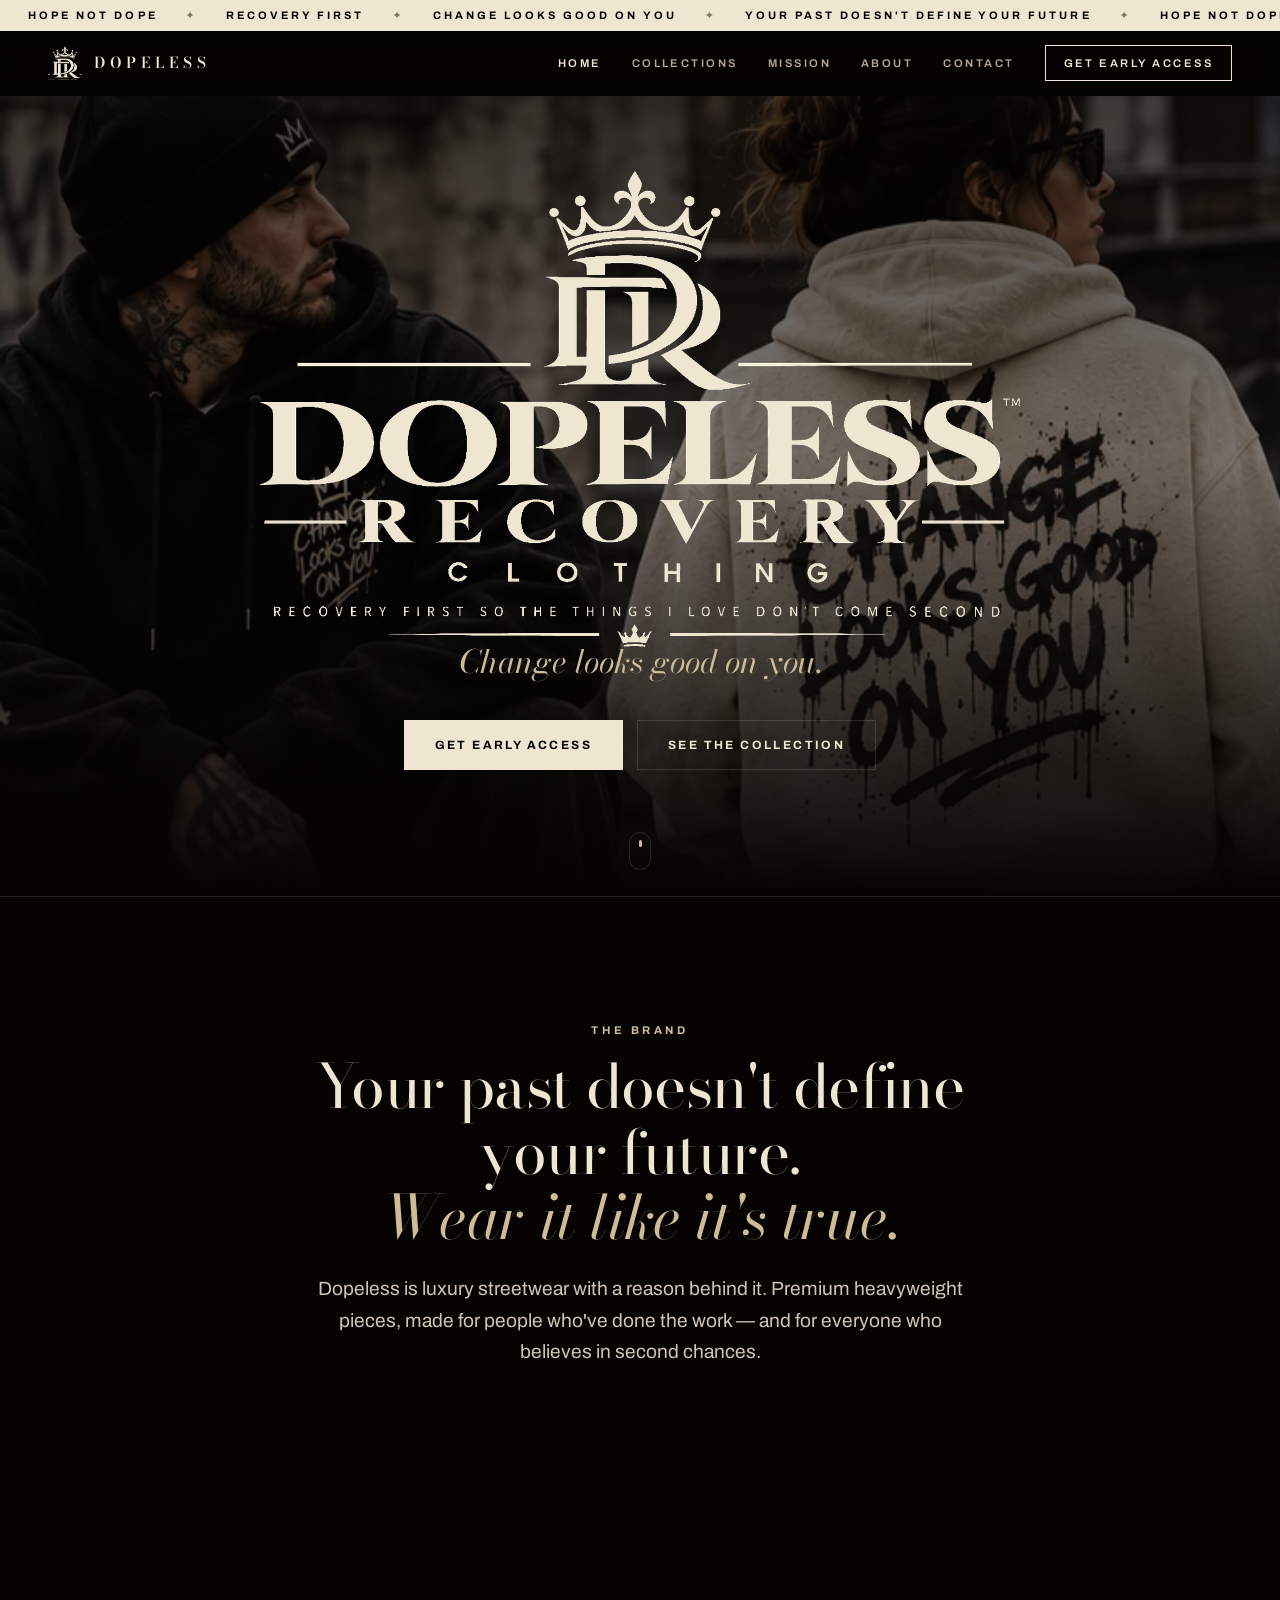
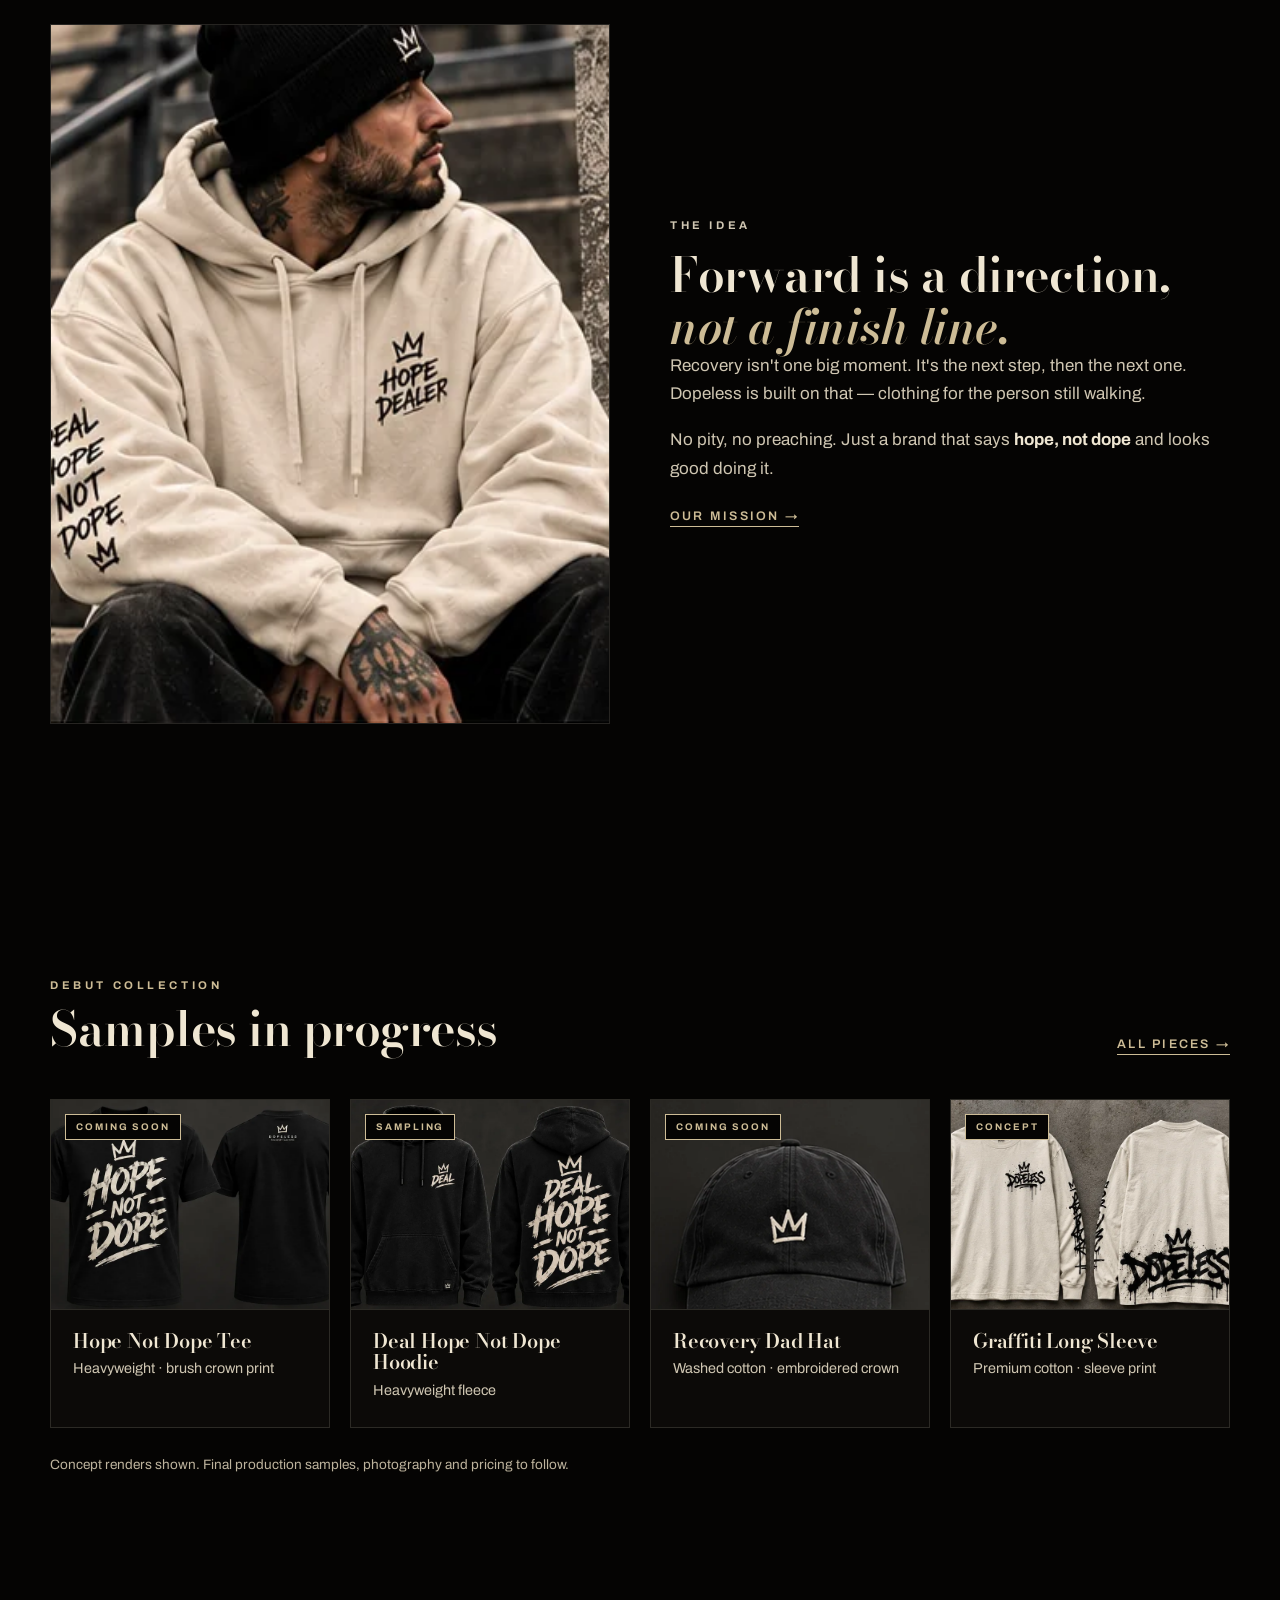
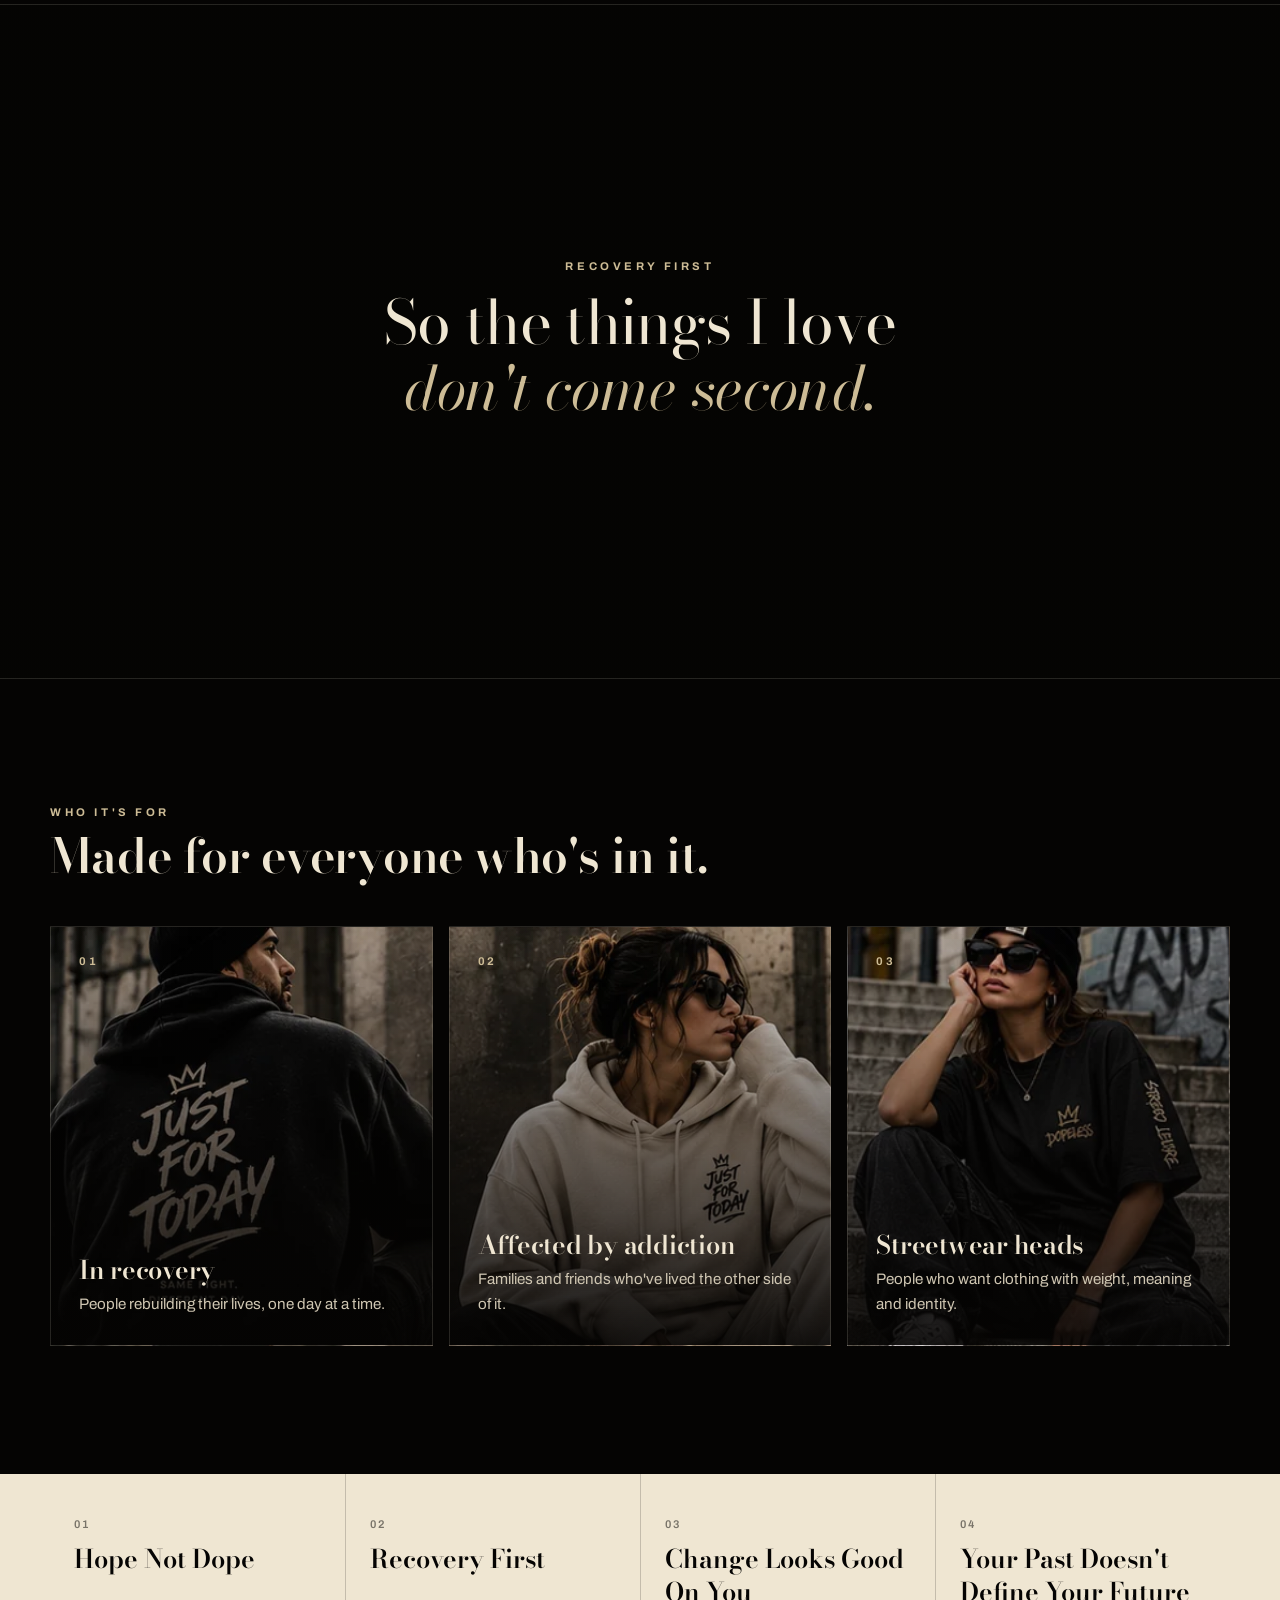
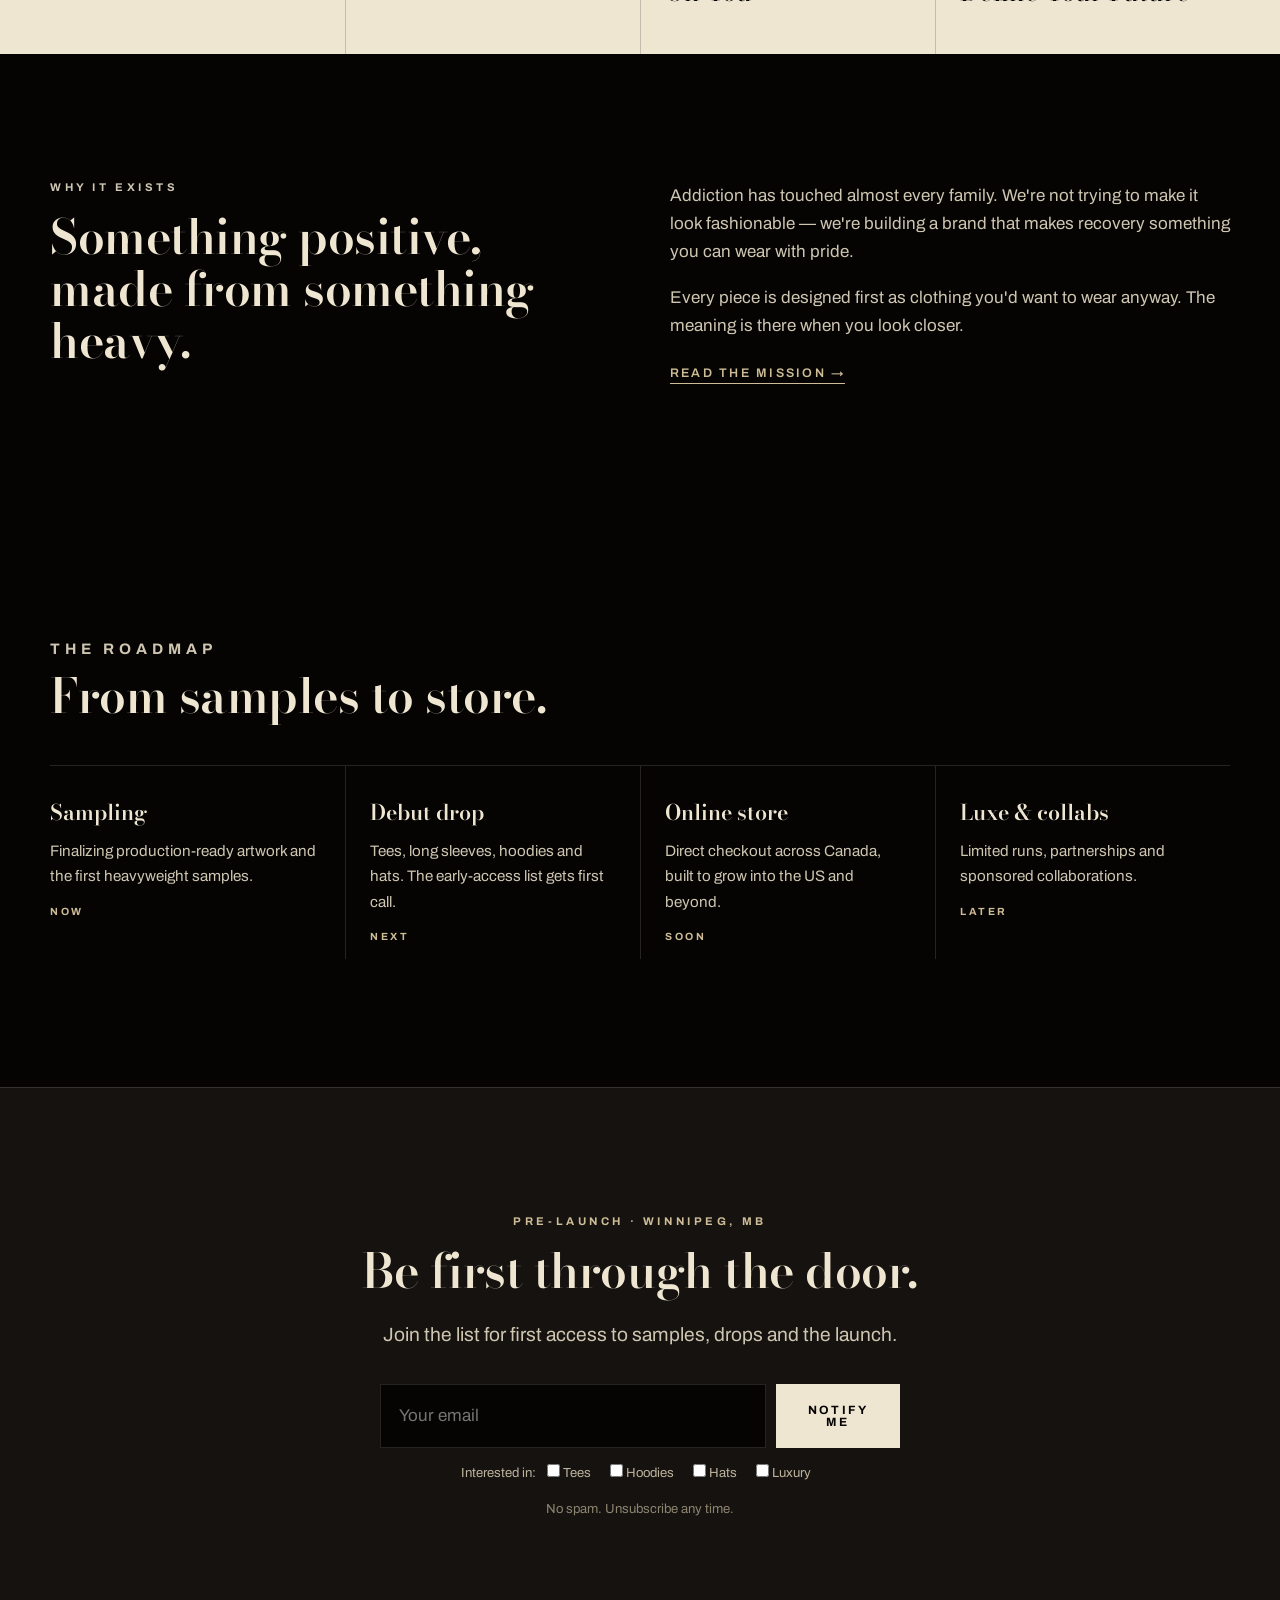
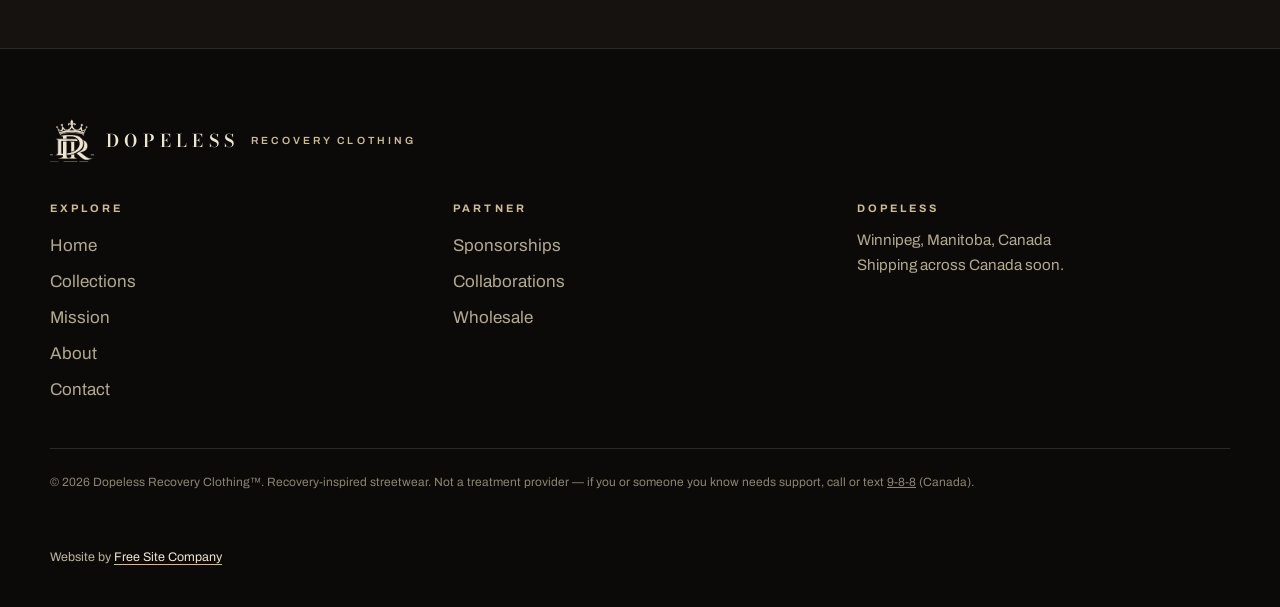
<file: index.html>
<!doctype html>
<html lang="en"><head>
<meta charset="utf-8"><meta name="viewport" content="width=device-width,initial-scale=1">
<title>Dopeless Recovery Clothing - Hope Not Dope</title>
<meta name="description" content="Recovery-inspired luxury streetwear from Winnipeg. Recovery first. Join the list for first access to the debut collection.">
<meta property="og:title" content="Dopeless Recovery Clothing - Hope Not Dope"><meta property="og:description" content="Recovery-inspired luxury streetwear from Winnipeg. Recovery first. Join the list for first access to the debut collection.">
<meta property="og:type" content="website"><meta property="og:image" content="https://freesitecompanycanada.github.io/dopeless-recovery-clothing/img/og.jpg">
<meta name="theme-color" content="#050403">
<link rel="icon" href="img/favicon.png">
<link rel="preconnect" href="https://fonts.googleapis.com"><link rel="preconnect" href="https://fonts.gstatic.com" crossorigin>
<link href="https://fonts.googleapis.com/css2?family=Bodoni+Moda:ital,opsz,wght@0,6..96,400;0,6..96,600;0,6..96,800;1,6..96,400&family=Archivo:wght@400;500;600;700;800&display=swap" rel="stylesheet">
<link rel="stylesheet" href="style.css">
</head><body>
<div class="ticker" aria-hidden="true"><div class="ticker-track"><span>Hope Not Dope</span><i>&#10022;</i><span>Recovery First</span><i>&#10022;</i><span>Change Looks Good On You</span><i>&#10022;</i><span>Your Past Doesn&#39;t Define Your Future</span><i>&#10022;</i><span>Hope Not Dope</span><i>&#10022;</i><span>Recovery First</span><i>&#10022;</i><span>Change Looks Good On You</span><i>&#10022;</i><span>Your Past Doesn&#39;t Define Your Future</span><i>&#10022;</i><span>Hope Not Dope</span><i>&#10022;</i><span>Recovery First</span><i>&#10022;</i><span>Change Looks Good On You</span><i>&#10022;</i><span>Your Past Doesn&#39;t Define Your Future</span><i>&#10022;</i><span>Hope Not Dope</span><i>&#10022;</i><span>Recovery First</span><i>&#10022;</i><span>Change Looks Good On You</span><i>&#10022;</i><span>Your Past Doesn&#39;t Define Your Future</span><i>&#10022;</i></div></div>
<header class="bar"><a class="mark" href="index.html" aria-label="Dopeless Recovery Clothing home"><img src="img/monogram.webp" alt=""><b>DOPELESS</b></a>
<button class="burger" aria-label="Menu" aria-expanded="false"><span></span><span></span></button>
<nav class="nav"><a href="index.html" class=on>Home</a><a href="shop.html">Collections</a><a href="mission.html">Mission</a><a href="about.html">About</a><a href="contact.html">Contact</a><a class="cta" href="index.html#drop">Get early access</a></nav></header>
<main>
<section class="hero" style="--bg:url(img/products/hero-models.webp)"><div class="hero-in">
<img class="hero-logo" src="img/logo.webp" alt="Dopeless Recovery Clothing - Recovery first so the things I love don't come second" width="1400" height="933" fetchpriority="high">
<h1 class="sr">Dopeless Recovery Clothing</h1>
<p class="hero-line">Change looks good on you.</p>
<div class="hero-cta"><a class="btn" href="#drop">Get early access</a><a class="btn ghost" href="shop.html">See the collection</a></div></div>
<a class="scroll" href="#manifesto" aria-label="Scroll"><span></span></a></section>

<section class="manifesto" id="manifesto"><div class="wrap narrow"><p class="eyebrow">The brand</p>
<h2 class="big">Your past doesn't define your future.<br><em>Wear it like it's true.</em></h2>
<p class="lede">Dopeless is luxury streetwear with a reason behind it. Premium heavyweight pieces, made for people who've done the work &mdash; and for everyone who believes in second chances.</p></div></section>


<section class="walk"><div class="wrap two"><figure class="ph tall"><img src="img/products/story-man.webp" alt="Man in a stone Dopeless hoodie and beanie" loading="lazy"></figure>
<div><p class="eyebrow">The idea</p><h2>Forward is a direction,<br><em>not a finish line.</em></h2><p>Recovery isn't one big moment. It's the next step, then the next one. Dopeless is built on that &mdash; clothing for the person still walking.</p><p>No pity, no preaching. Just a brand that says <b>hope, not dope</b> and looks good doing it.</p><a class="link" href="mission.html">Our mission &rarr;</a></div></div></section>

<section class="pieces"><div class="wrap"><div class="shead"><div><p class="eyebrow">Debut collection</p><h2>Samples in progress</h2></div><a class="link" href="shop.html">All pieces &rarr;</a></div>
<div class="grid">
<a class="card" href="shop.html#tees"><div class="art pic"><img src="img/products/hope-not-dope-tee.webp" alt="Hope Not Dope tee, front and back" loading="lazy"></div><div class="meta"><h3>Hope Not Dope Tee</h3><p>Heavyweight &middot; brush crown print</p></div><span class="tag">Coming soon</span></a>
<a class="card" href="shop.html#hoodies"><div class="art pic"><img src="img/products/deal-hope-hoodie.webp" alt="Deal Hope Not Dope hoodie, front and back" loading="lazy"></div><div class="meta"><h3>Deal Hope Not Dope Hoodie</h3><p>Heavyweight fleece</p></div><span class="tag">Sampling</span></a>
<a class="card" href="shop.html#hats"><div class="art pic"><img src="img/products/recovery-dad-hat.webp" alt="Dopeless crown dad hat" loading="lazy"></div><div class="meta"><h3>Recovery Dad Hat</h3><p>Washed cotton &middot; embroidered crown</p></div><span class="tag">Coming soon</span></a>
<a class="card" href="shop.html#tees"><div class="art pic"><img src="img/products/graffiti-longsleeve.webp" alt="Dopeless graffiti long sleeve, front and back" loading="lazy"></div><div class="meta"><h3>Graffiti Long Sleeve</h3><p>Premium cotton &middot; sleeve print</p></div><span class="tag">Concept</span></a>
</div><p class="note">Concept renders shown. Final production samples, photography and pricing to follow.</p></div></section>


<section class="band" style="--bg:url(img/products/look-nothing-constant.webp)"><div class="wrap narrow center"><p class="eyebrow">Recovery first</p><h2 class="big">So the things I love<br><em>don't come second.</em></h2></div></section>

<section class="who"><div class="wrap"><div class="shead"><div><p class="eyebrow">Who it's for</p><h2>Made for everyone who's in it.</h2></div></div>
<div class="tri"><div style="--bg:url(img/products/who-man.webp)"><span>01</span><h3>In recovery</h3><p>People rebuilding their lives, one day at a time.</p></div><div style="--bg:url(img/products/who-woman.webp)"><span>02</span><h3>Affected by addiction</h3><p>Families and friends who've lived the other side of it.</p></div><div style="--bg:url(img/products/who-street.webp)"><span>03</span><h3>Streetwear heads</h3><p>People who want clothing with weight, meaning and identity.</p></div></div></div></section>
<section class="slogans"><div class="wrap"><div class="s"><span>01</span><b>Hope Not Dope</b></div><div class="s"><span>02</span><b>Recovery First</b></div><div class="s"><span>03</span><b>Change Looks Good On You</b></div><div class="s"><span>04</span><b>Your Past Doesn't Define Your Future</b></div></div></section>

<section class="split"><div class="wrap two"><div><p class="eyebrow">Why it exists</p><h2>Something positive,<br>made from something heavy.</h2></div>
<div><p>Addiction has touched almost every family. We're not trying to make it look fashionable &mdash; we're building a brand that makes recovery something you can wear with pride.</p><p>Every piece is designed first as clothing you'd want to wear anyway. The meaning is there when you look closer.</p><a class="link" href="mission.html">Read the mission &rarr;</a></div></div></section>

<section class="steps"><div class="wrap"><div class="shead"><div><p class="eyebrow">The roadmap</p><h2>From samples to store.</h2></div></div>
<ol><li><b>Sampling</b><p>Finalizing production-ready artwork and the first heavyweight samples.</p><em>Now</em></li><li><b>Debut drop</b><p>Tees, long sleeves, hoodies and hats. The early-access list gets first call.</p><em>Next</em></li><li><b>Online store</b><p>Direct checkout across Canada, built to grow into the US and beyond.</p><em>Soon</em></li><li><b>Luxe &amp; collabs</b><p>Limited runs, partnerships and sponsored collaborations.</p><em>Later</em></li></ol></div></section>
<section class="drop" id="drop"><div class="wrap narrow"><p class="eyebrow">Pre-launch &middot; Winnipeg, MB</p><h2>Be first through the door.</h2><p class="lede">Join the list for first access to samples, drops and the launch.</p>
<form class="signup" action="https://formsubmit.co/doplesscloths@gmail.com" method="POST"><input type="hidden" name="_subject" value="Dopeless - new early-access signup"><input type="hidden" name="_captcha" value="false"><input type="hidden" name="_template" value="table"><input type="text" name="_honey" class="hp" tabindex="-1" autocomplete="off">
<input type="hidden" name="_next" value="https://freesitecompanycanada.github.io/dopeless-recovery-clothing/thanks.html"><input type="hidden" name="source" value="signup">
<div class="row"><input type="email" name="email" placeholder="Your email" required aria-label="Email"><button class="btn" type="submit">Notify me</button></div>
<p class="micro">Interested in: <label><input type="checkbox" name="interest" value="Tees"> Tees</label> <label><input type="checkbox" name="interest" value="Hoodies"> Hoodies</label> <label><input type="checkbox" name="interest" value="Hats"> Hats</label> <label><input type="checkbox" name="interest" value="Luxury collection"> Luxury</label></p>
<p class="micro dim">No spam. Unsubscribe any time.</p></form></div></section></main>
<footer><div class="wrap foot"><a class="fbrand" href="index.html"><img src="img/monogram.webp" alt=""><b>DOPELESS</b><span>Recovery Clothing</span></a>
<div class="fcols"><div><h4>Explore</h4><a href="index.html">Home</a><a href="shop.html">Collections</a><a href="mission.html">Mission</a><a href="about.html">About</a><a href="contact.html">Contact</a></div><div><h4>Partner</h4><a href="contact.html#partner">Sponsorships</a><a href="contact.html#partner">Collaborations</a><a href="contact.html#partner">Wholesale</a></div><div><h4>Dopeless</h4><p>Winnipeg, Manitoba, Canada<br>Shipping across Canada soon.</p></div></div>
<p class="legal">&copy; 2026 Dopeless Recovery Clothing&trade;. Recovery-inspired streetwear. Not a treatment provider &mdash; if you or someone you know needs support, call or text <a href="https://988.ca" rel="noopener">9-8-8</a> (Canada).</p><p class="credit">Website by <a href="https://freesitecompany.com" rel="noopener">Free Site Company</a></p></div></footer>
<script src="site.js"></script></body></html>
</file>
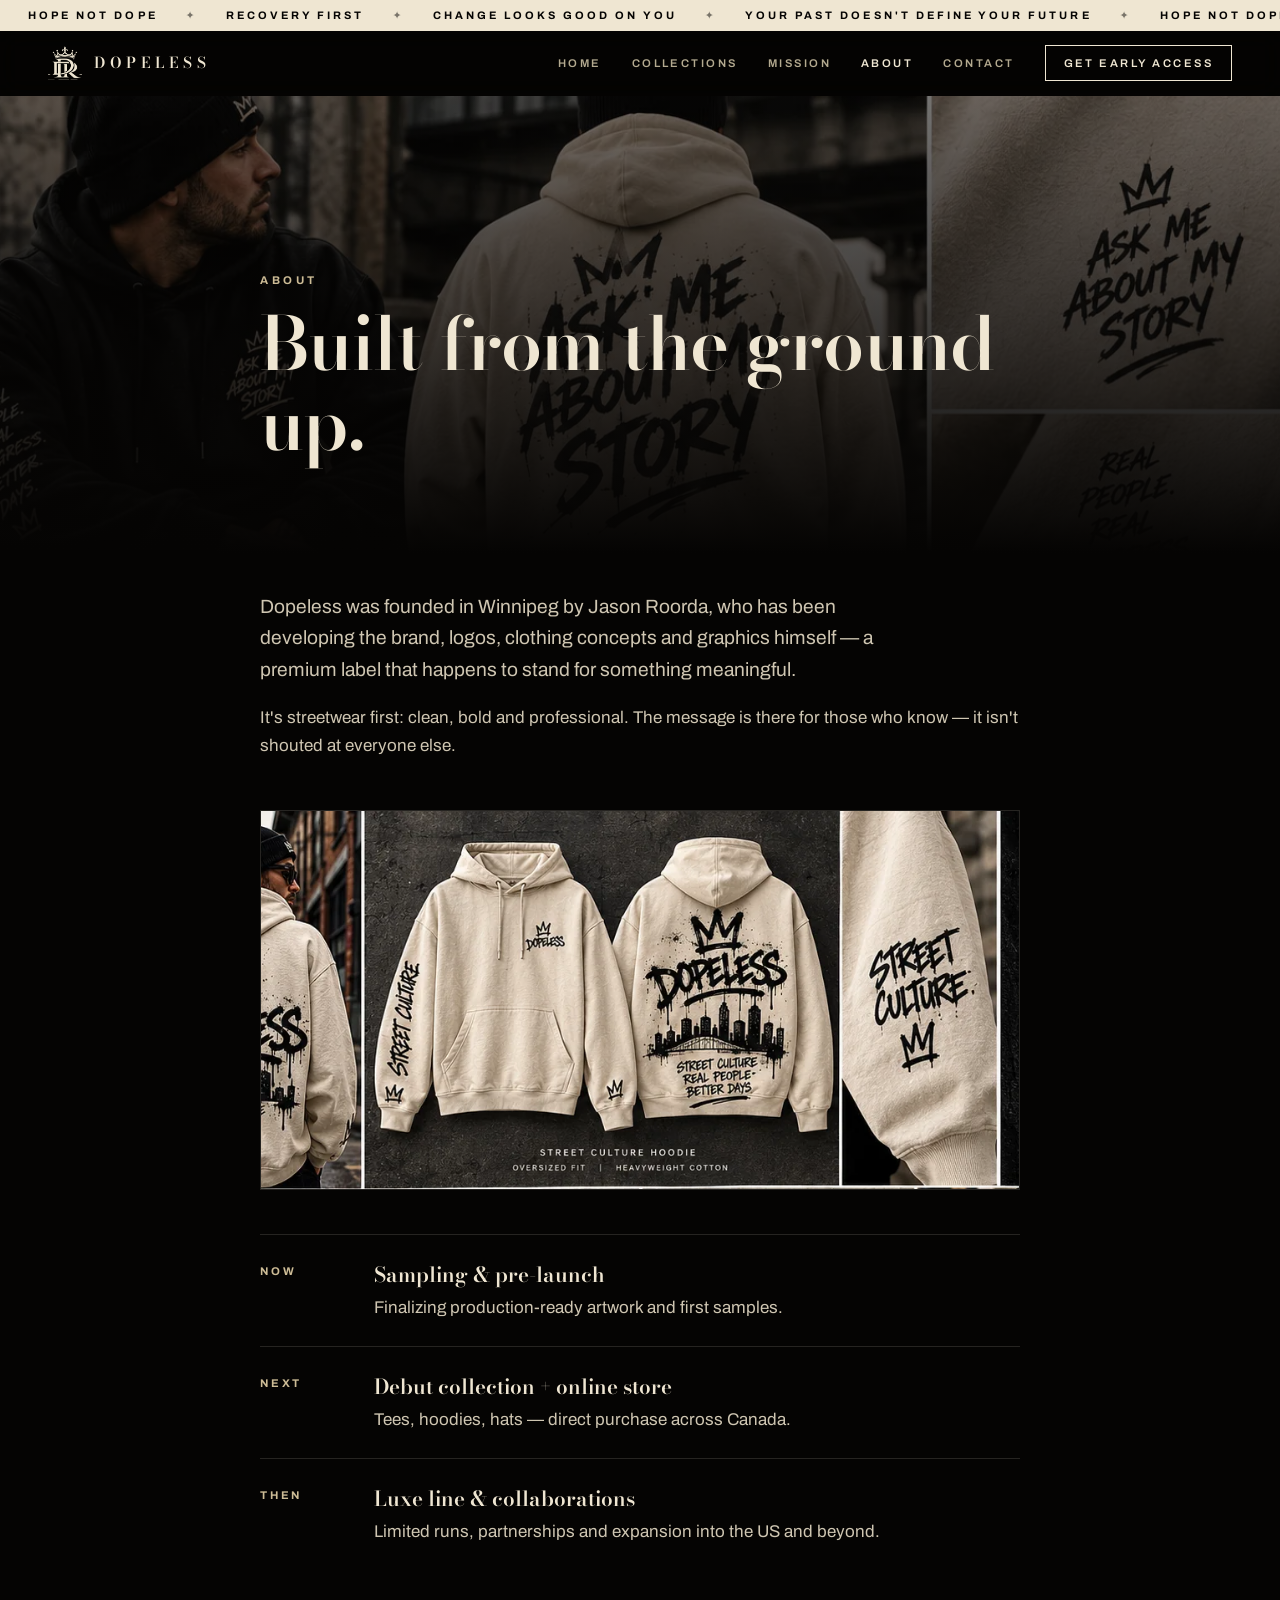
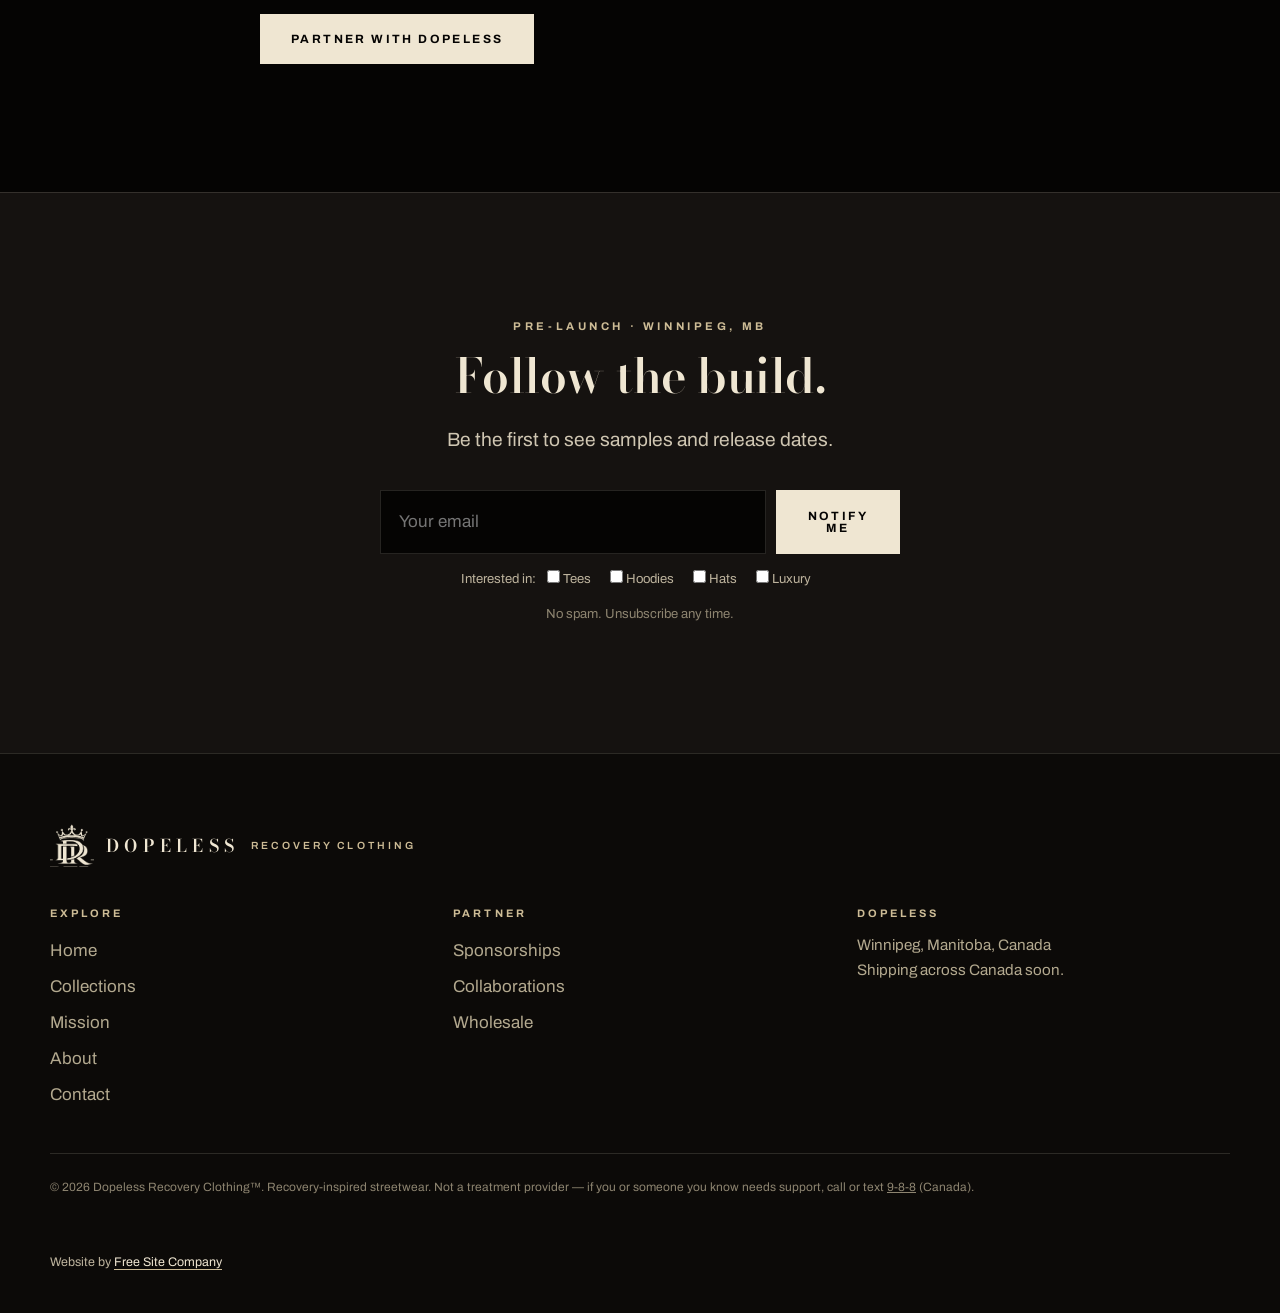
<file: about.html>
<!doctype html>
<html lang="en"><head>
<meta charset="utf-8"><meta name="viewport" content="width=device-width,initial-scale=1">
<title>About - Dopeless Recovery Clothing</title>
<meta name="description" content="Founded by Jason Roorda in Winnipeg, Dopeless is a recovery-inspired luxury streetwear brand built from the ground up.">
<meta property="og:title" content="About - Dopeless Recovery Clothing"><meta property="og:description" content="Founded by Jason Roorda in Winnipeg, Dopeless is a recovery-inspired luxury streetwear brand built from the ground up.">
<meta property="og:type" content="website"><meta property="og:image" content="https://freesitecompanycanada.github.io/dopeless-recovery-clothing/img/og.jpg">
<meta name="theme-color" content="#050403">
<link rel="icon" href="img/favicon.png">
<link rel="preconnect" href="https://fonts.googleapis.com"><link rel="preconnect" href="https://fonts.gstatic.com" crossorigin>
<link href="https://fonts.googleapis.com/css2?family=Bodoni+Moda:ital,opsz,wght@0,6..96,400;0,6..96,600;0,6..96,800;1,6..96,400&family=Archivo:wght@400;500;600;700;800&display=swap" rel="stylesheet">
<link rel="stylesheet" href="style.css">
</head><body>
<div class="ticker" aria-hidden="true"><div class="ticker-track"><span>Hope Not Dope</span><i>&#10022;</i><span>Recovery First</span><i>&#10022;</i><span>Change Looks Good On You</span><i>&#10022;</i><span>Your Past Doesn&#39;t Define Your Future</span><i>&#10022;</i><span>Hope Not Dope</span><i>&#10022;</i><span>Recovery First</span><i>&#10022;</i><span>Change Looks Good On You</span><i>&#10022;</i><span>Your Past Doesn&#39;t Define Your Future</span><i>&#10022;</i><span>Hope Not Dope</span><i>&#10022;</i><span>Recovery First</span><i>&#10022;</i><span>Change Looks Good On You</span><i>&#10022;</i><span>Your Past Doesn&#39;t Define Your Future</span><i>&#10022;</i><span>Hope Not Dope</span><i>&#10022;</i><span>Recovery First</span><i>&#10022;</i><span>Change Looks Good On You</span><i>&#10022;</i><span>Your Past Doesn&#39;t Define Your Future</span><i>&#10022;</i></div></div>
<header class="bar"><a class="mark" href="index.html" aria-label="Dopeless Recovery Clothing home"><img src="img/monogram.webp" alt=""><b>DOPELESS</b></a>
<button class="burger" aria-label="Menu" aria-expanded="false"><span></span><span></span></button>
<nav class="nav"><a href="index.html">Home</a><a href="shop.html">Collections</a><a href="mission.html">Mission</a><a href="about.html" class=on>About</a><a href="contact.html">Contact</a><a class="cta" href="index.html#drop">Get early access</a></nav></header>
<main>
<section class="phead photo" style="--bg:url(img/products/look-ask-me.webp)"><div class="wrap narrow"><p class="eyebrow">About</p><h1>Built from the ground up.</h1></div></section>
<section class="prose"><div class="wrap narrow">
<p class="lede">Dopeless was founded in Winnipeg by Jason Roorda, who has been developing the brand, logos, clothing concepts and graphics himself &mdash; a premium label that happens to stand for something meaningful.</p>
<p>It's streetwear first: clean, bold and professional. The message is there for those who know &mdash; it isn't shouted at everyone else.</p>
<figure class="ph wide"><img src="img/products/look-street-culture.webp" alt="" loading="lazy"></figure><div class="timeline"><div><span>Now</span><b>Sampling &amp; pre-launch</b><p>Finalizing production-ready artwork and first samples.</p></div><div><span>Next</span><b>Debut collection + online store</b><p>Tees, hoodies, hats &mdash; direct purchase across Canada.</p></div><div><span>Then</span><b>Luxe line &amp; collaborations</b><p>Limited runs, partnerships and expansion into the US and beyond.</p></div></div>
<p><a class="btn" href="contact.html#partner">Partner with Dopeless</a></p></div></section>
<section class="drop" id="drop"><div class="wrap narrow"><p class="eyebrow">Pre-launch &middot; Winnipeg, MB</p><h2>Follow the build.</h2><p class="lede">Be the first to see samples and release dates.</p>
<form class="signup" action="https://formsubmit.co/doplesscloths@gmail.com" method="POST"><input type="hidden" name="_subject" value="Dopeless - new early-access signup"><input type="hidden" name="_captcha" value="false"><input type="hidden" name="_template" value="table"><input type="text" name="_honey" class="hp" tabindex="-1" autocomplete="off">
<input type="hidden" name="_next" value="https://freesitecompanycanada.github.io/dopeless-recovery-clothing/thanks.html"><input type="hidden" name="source" value="about">
<div class="row"><input type="email" name="email" placeholder="Your email" required aria-label="Email"><button class="btn" type="submit">Notify me</button></div>
<p class="micro">Interested in: <label><input type="checkbox" name="interest" value="Tees"> Tees</label> <label><input type="checkbox" name="interest" value="Hoodies"> Hoodies</label> <label><input type="checkbox" name="interest" value="Hats"> Hats</label> <label><input type="checkbox" name="interest" value="Luxury collection"> Luxury</label></p>
<p class="micro dim">No spam. Unsubscribe any time.</p></form></div></section></main>
<footer><div class="wrap foot"><a class="fbrand" href="index.html"><img src="img/monogram.webp" alt=""><b>DOPELESS</b><span>Recovery Clothing</span></a>
<div class="fcols"><div><h4>Explore</h4><a href="index.html">Home</a><a href="shop.html">Collections</a><a href="mission.html">Mission</a><a href="about.html">About</a><a href="contact.html">Contact</a></div><div><h4>Partner</h4><a href="contact.html#partner">Sponsorships</a><a href="contact.html#partner">Collaborations</a><a href="contact.html#partner">Wholesale</a></div><div><h4>Dopeless</h4><p>Winnipeg, Manitoba, Canada<br>Shipping across Canada soon.</p></div></div>
<p class="legal">&copy; 2026 Dopeless Recovery Clothing&trade;. Recovery-inspired streetwear. Not a treatment provider &mdash; if you or someone you know needs support, call or text <a href="https://988.ca" rel="noopener">9-8-8</a> (Canada).</p><p class="credit">Website by <a href="https://freesitecompany.com" rel="noopener">Free Site Company</a></p></div></footer>
<script src="site.js"></script></body></html>
</file>
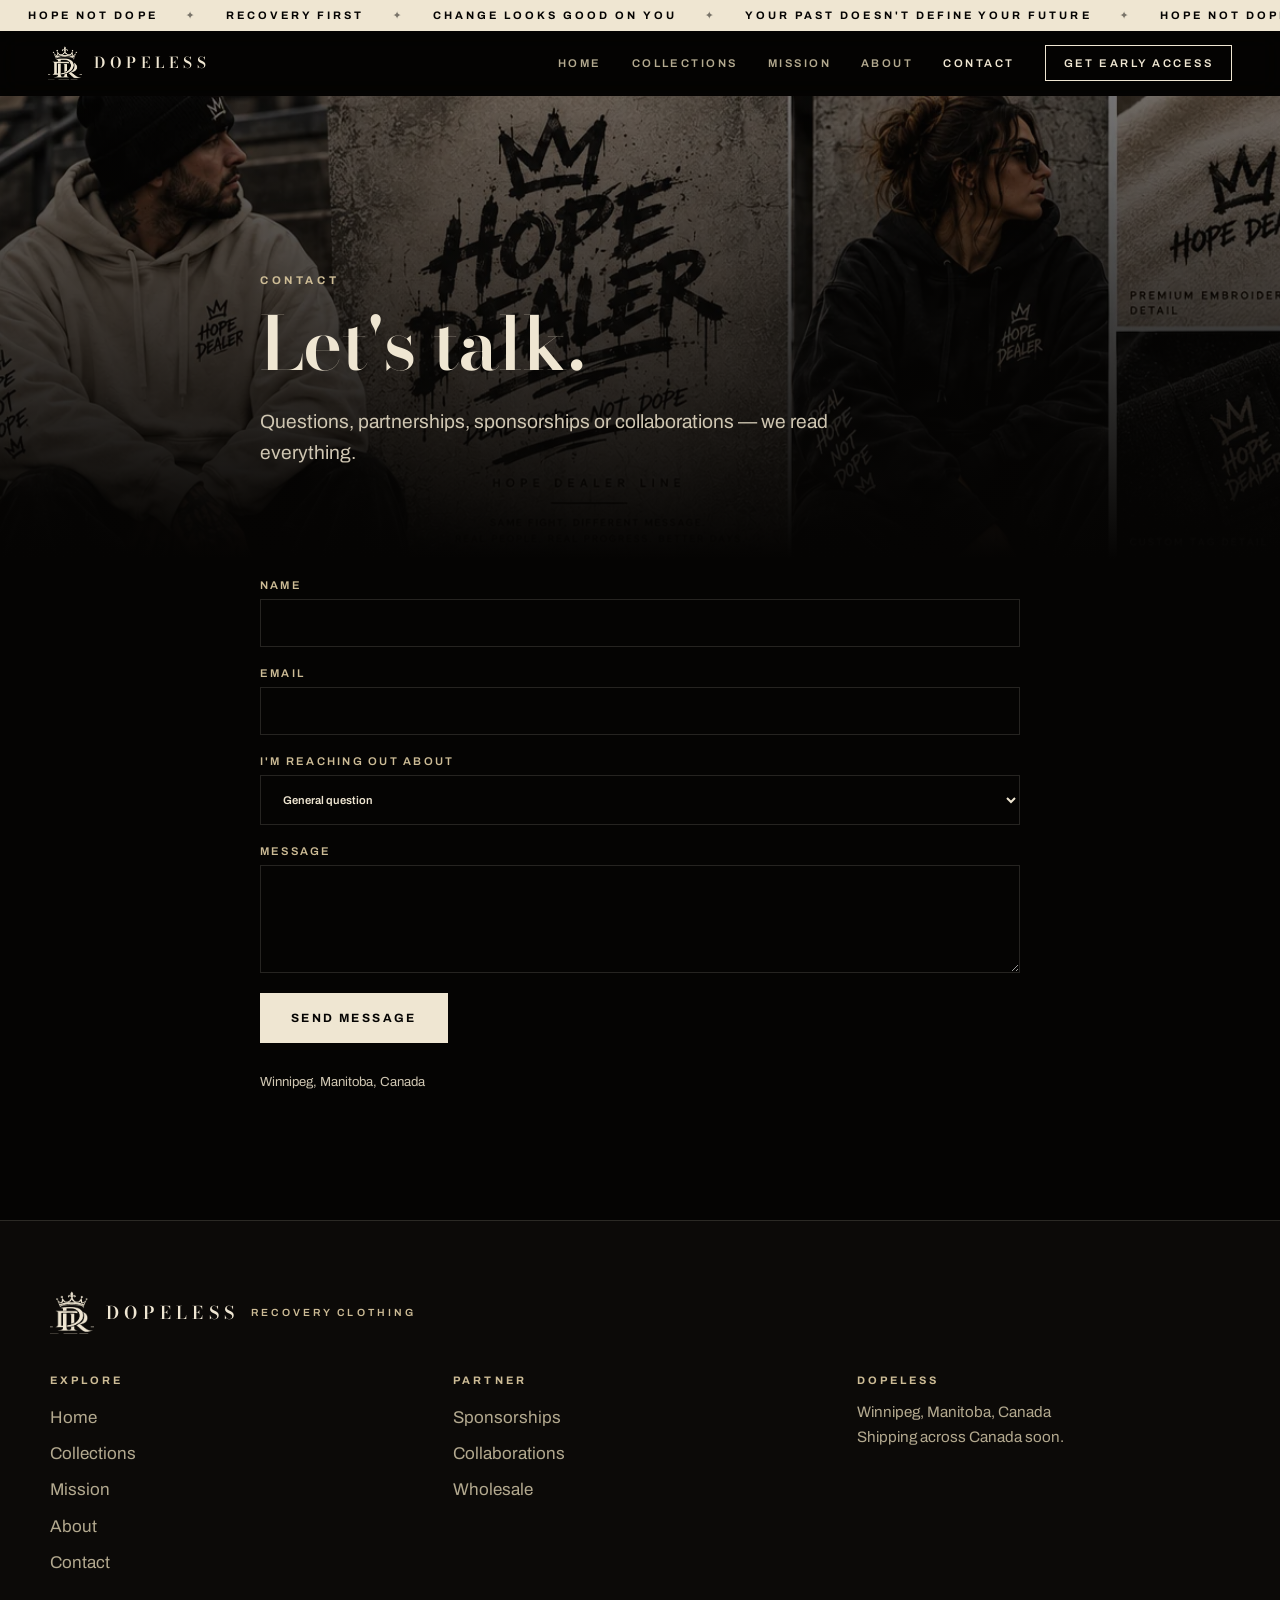
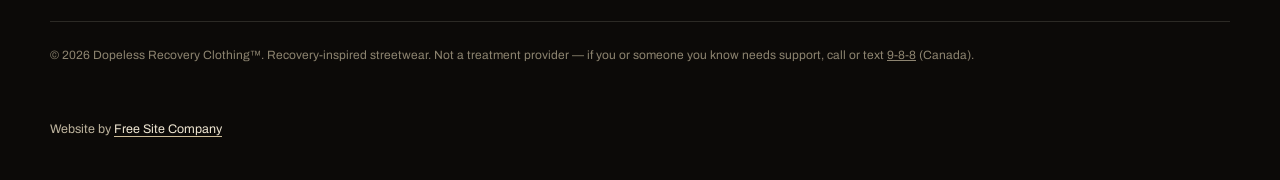
<file: contact.html>
<!doctype html>
<html lang="en"><head>
<meta charset="utf-8"><meta name="viewport" content="width=device-width,initial-scale=1">
<title>Contact - Dopeless Recovery Clothing</title>
<meta name="description" content="Get in touch with Dopeless Recovery Clothing in Winnipeg - questions, partnerships, sponsorships and collaborations.">
<meta property="og:title" content="Contact - Dopeless Recovery Clothing"><meta property="og:description" content="Get in touch with Dopeless Recovery Clothing in Winnipeg - questions, partnerships, sponsorships and collaborations.">
<meta property="og:type" content="website"><meta property="og:image" content="https://freesitecompanycanada.github.io/dopeless-recovery-clothing/img/og.jpg">
<meta name="theme-color" content="#050403">
<link rel="icon" href="img/favicon.png">
<link rel="preconnect" href="https://fonts.googleapis.com"><link rel="preconnect" href="https://fonts.gstatic.com" crossorigin>
<link href="https://fonts.googleapis.com/css2?family=Bodoni+Moda:ital,opsz,wght@0,6..96,400;0,6..96,600;0,6..96,800;1,6..96,400&family=Archivo:wght@400;500;600;700;800&display=swap" rel="stylesheet">
<link rel="stylesheet" href="style.css">
</head><body>
<div class="ticker" aria-hidden="true"><div class="ticker-track"><span>Hope Not Dope</span><i>&#10022;</i><span>Recovery First</span><i>&#10022;</i><span>Change Looks Good On You</span><i>&#10022;</i><span>Your Past Doesn&#39;t Define Your Future</span><i>&#10022;</i><span>Hope Not Dope</span><i>&#10022;</i><span>Recovery First</span><i>&#10022;</i><span>Change Looks Good On You</span><i>&#10022;</i><span>Your Past Doesn&#39;t Define Your Future</span><i>&#10022;</i><span>Hope Not Dope</span><i>&#10022;</i><span>Recovery First</span><i>&#10022;</i><span>Change Looks Good On You</span><i>&#10022;</i><span>Your Past Doesn&#39;t Define Your Future</span><i>&#10022;</i><span>Hope Not Dope</span><i>&#10022;</i><span>Recovery First</span><i>&#10022;</i><span>Change Looks Good On You</span><i>&#10022;</i><span>Your Past Doesn&#39;t Define Your Future</span><i>&#10022;</i></div></div>
<header class="bar"><a class="mark" href="index.html" aria-label="Dopeless Recovery Clothing home"><img src="img/monogram.webp" alt=""><b>DOPELESS</b></a>
<button class="burger" aria-label="Menu" aria-expanded="false"><span></span><span></span></button>
<nav class="nav"><a href="index.html">Home</a><a href="shop.html">Collections</a><a href="mission.html">Mission</a><a href="about.html">About</a><a href="contact.html" class=on>Contact</a><a class="cta" href="index.html#drop">Get early access</a></nav></header>
<main>
<section class="phead photo" style="--bg:url(img/products/look-hope-dealer.webp)"><div class="wrap narrow"><p class="eyebrow">Contact</p><h1>Let's talk.</h1><p class="lede">Questions, partnerships, sponsorships or collaborations &mdash; we read everything.</p></div></section>
<section class="prose" id="partner"><div class="wrap narrow">
<form class="cform" action="https://formsubmit.co/doplesscloths@gmail.com" method="POST"><input type="hidden" name="_subject" value="Dopeless - website message"><input type="hidden" name="_captcha" value="false"><input type="hidden" name="_template" value="table"><input type="text" name="_honey" class="hp" tabindex="-1" autocomplete="off"><input type="hidden" name="_next" value="https://freesitecompanycanada.github.io/dopeless-recovery-clothing/thanks.html">
<label>Name<input name="name" required></label><label>Email<input type="email" name="email" required></label>
<label>I'm reaching out about<select name="topic"><option>General question</option><option>Partnership / collaboration</option><option>Sponsorship</option><option>Wholesale / stockist</option><option>Press</option></select></label>
<label>Message<textarea name="message" rows="6" required></textarea></label><button class="btn" type="submit">Send message</button></form>
<p class="micro dim" style="margin-top:28px">Winnipeg, Manitoba, Canada</p></div></section></main>
<footer><div class="wrap foot"><a class="fbrand" href="index.html"><img src="img/monogram.webp" alt=""><b>DOPELESS</b><span>Recovery Clothing</span></a>
<div class="fcols"><div><h4>Explore</h4><a href="index.html">Home</a><a href="shop.html">Collections</a><a href="mission.html">Mission</a><a href="about.html">About</a><a href="contact.html">Contact</a></div><div><h4>Partner</h4><a href="contact.html#partner">Sponsorships</a><a href="contact.html#partner">Collaborations</a><a href="contact.html#partner">Wholesale</a></div><div><h4>Dopeless</h4><p>Winnipeg, Manitoba, Canada<br>Shipping across Canada soon.</p></div></div>
<p class="legal">&copy; 2026 Dopeless Recovery Clothing&trade;. Recovery-inspired streetwear. Not a treatment provider &mdash; if you or someone you know needs support, call or text <a href="https://988.ca" rel="noopener">9-8-8</a> (Canada).</p><p class="credit">Website by <a href="https://freesitecompany.com" rel="noopener">Free Site Company</a></p></div></footer>
<script src="site.js"></script></body></html>
</file>
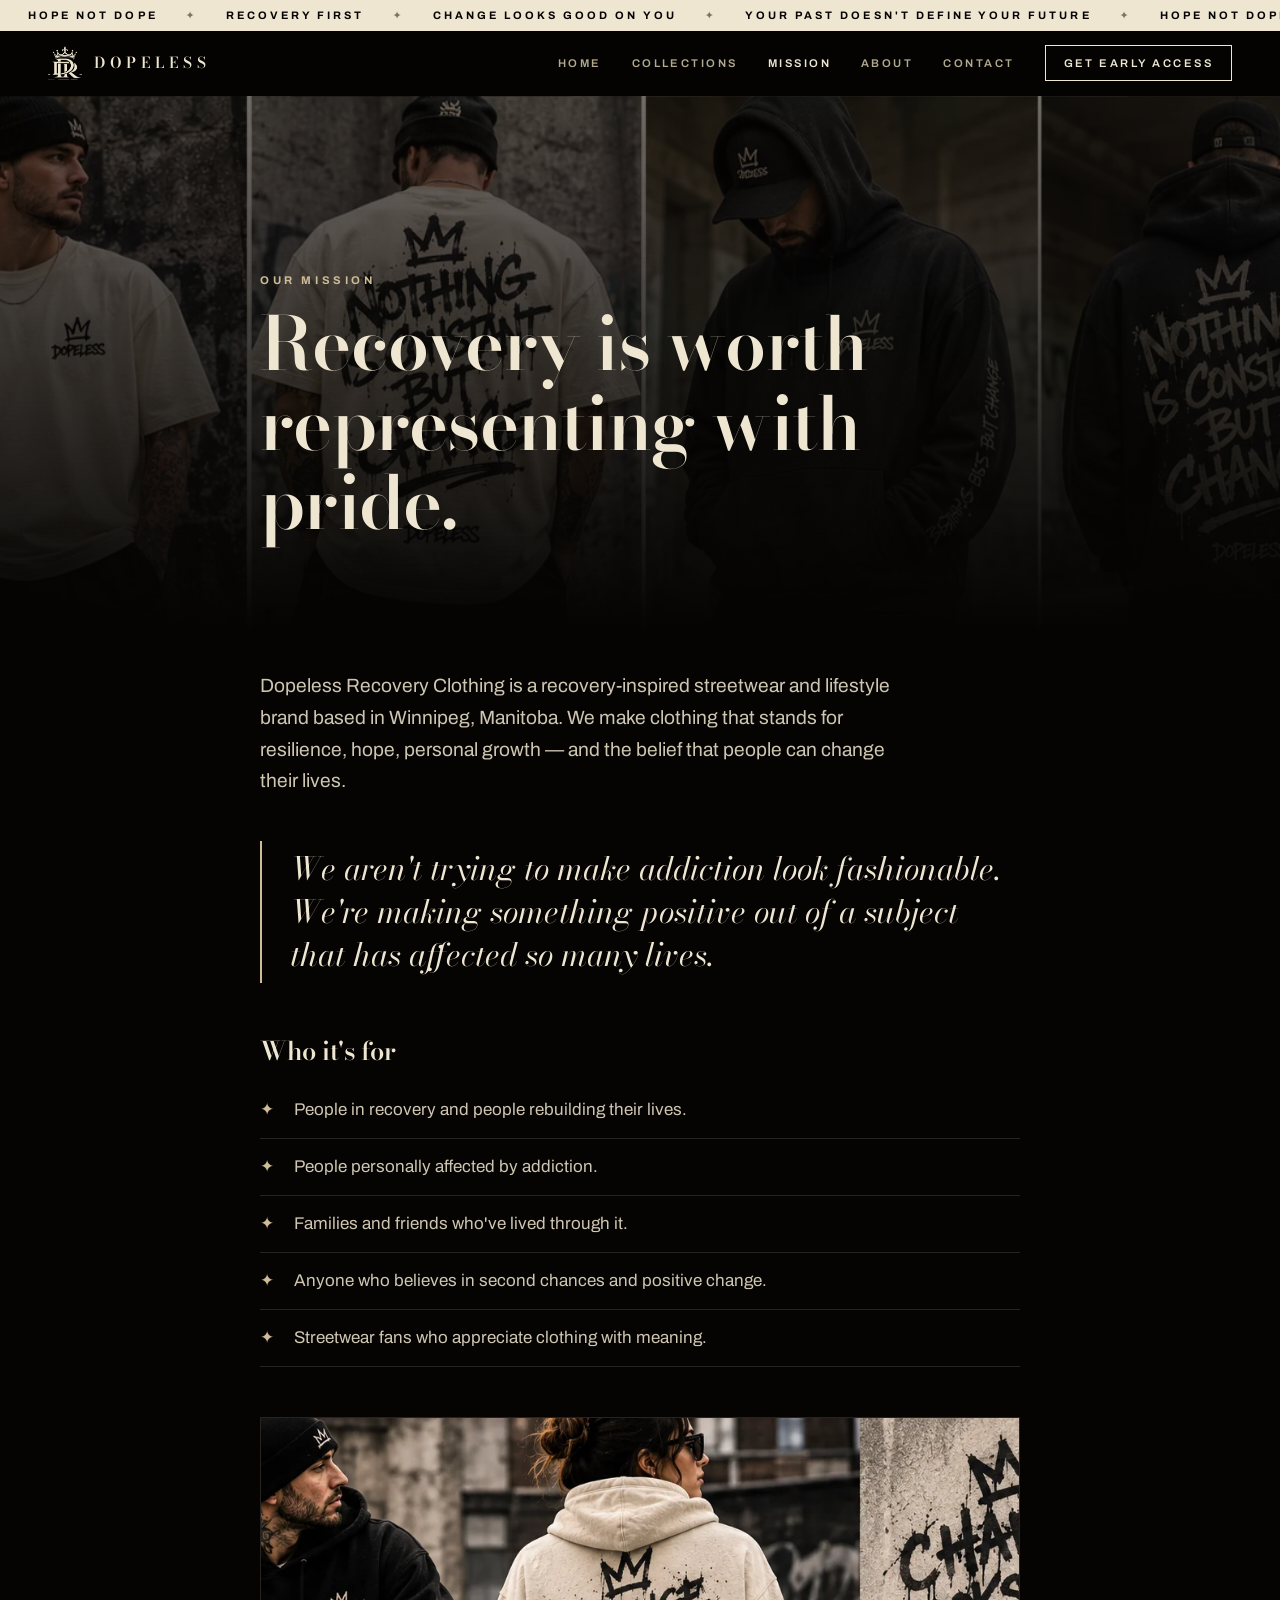
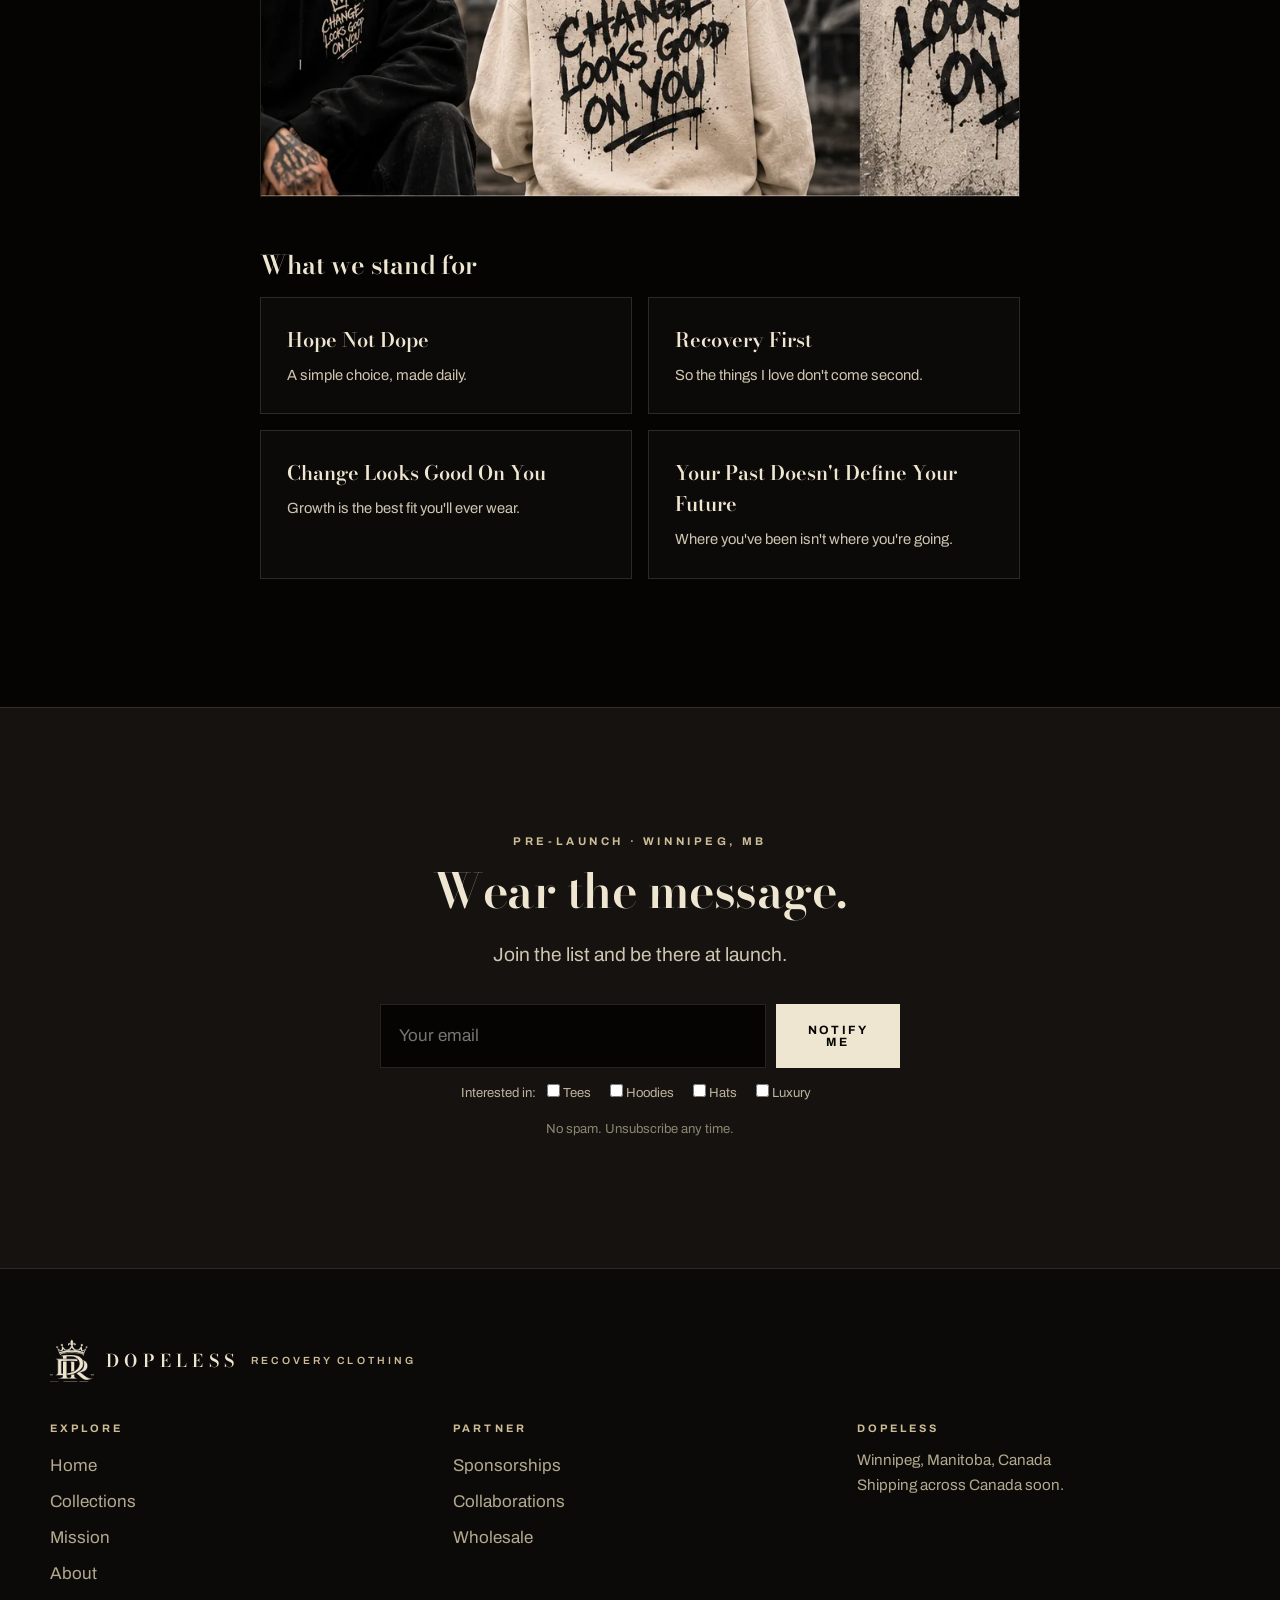
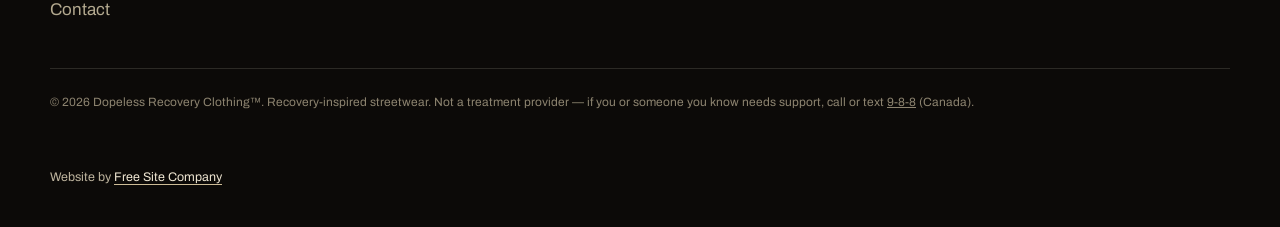
<file: mission.html>
<!doctype html>
<html lang="en"><head>
<meta charset="utf-8"><meta name="viewport" content="width=device-width,initial-scale=1">
<title>Our Mission - Dopeless Recovery Clothing</title>
<meta name="description" content="Dopeless exists to make recovery something worth representing with pride - hope, resilience and second chances, in clothing worth wearing.">
<meta property="og:title" content="Our Mission - Dopeless Recovery Clothing"><meta property="og:description" content="Dopeless exists to make recovery something worth representing with pride - hope, resilience and second chances, in clothing worth wearing.">
<meta property="og:type" content="website"><meta property="og:image" content="https://freesitecompanycanada.github.io/dopeless-recovery-clothing/img/og.jpg">
<meta name="theme-color" content="#050403">
<link rel="icon" href="img/favicon.png">
<link rel="preconnect" href="https://fonts.googleapis.com"><link rel="preconnect" href="https://fonts.gstatic.com" crossorigin>
<link href="https://fonts.googleapis.com/css2?family=Bodoni+Moda:ital,opsz,wght@0,6..96,400;0,6..96,600;0,6..96,800;1,6..96,400&family=Archivo:wght@400;500;600;700;800&display=swap" rel="stylesheet">
<link rel="stylesheet" href="style.css">
</head><body>
<div class="ticker" aria-hidden="true"><div class="ticker-track"><span>Hope Not Dope</span><i>&#10022;</i><span>Recovery First</span><i>&#10022;</i><span>Change Looks Good On You</span><i>&#10022;</i><span>Your Past Doesn&#39;t Define Your Future</span><i>&#10022;</i><span>Hope Not Dope</span><i>&#10022;</i><span>Recovery First</span><i>&#10022;</i><span>Change Looks Good On You</span><i>&#10022;</i><span>Your Past Doesn&#39;t Define Your Future</span><i>&#10022;</i><span>Hope Not Dope</span><i>&#10022;</i><span>Recovery First</span><i>&#10022;</i><span>Change Looks Good On You</span><i>&#10022;</i><span>Your Past Doesn&#39;t Define Your Future</span><i>&#10022;</i><span>Hope Not Dope</span><i>&#10022;</i><span>Recovery First</span><i>&#10022;</i><span>Change Looks Good On You</span><i>&#10022;</i><span>Your Past Doesn&#39;t Define Your Future</span><i>&#10022;</i></div></div>
<header class="bar"><a class="mark" href="index.html" aria-label="Dopeless Recovery Clothing home"><img src="img/monogram.webp" alt=""><b>DOPELESS</b></a>
<button class="burger" aria-label="Menu" aria-expanded="false"><span></span><span></span></button>
<nav class="nav"><a href="index.html">Home</a><a href="shop.html">Collections</a><a href="mission.html" class=on>Mission</a><a href="about.html">About</a><a href="contact.html">Contact</a><a class="cta" href="index.html#drop">Get early access</a></nav></header>
<main>
<section class="phead photo" style="--bg:url(img/products/look-nothing-constant.webp)"><div class="wrap narrow"><p class="eyebrow">Our mission</p><h1>Recovery is worth representing with pride.</h1></div></section>
<section class="prose"><div class="wrap narrow">
<p class="lede">Dopeless Recovery Clothing is a recovery-inspired streetwear and lifestyle brand based in Winnipeg, Manitoba. We make clothing that stands for resilience, hope, personal growth &mdash; and the belief that people can change their lives.</p>
<blockquote>We aren't trying to make addiction look fashionable.<br>We're making something positive out of a subject that has affected so many lives.</blockquote>
<h3>Who it's for</h3><ul class="ticks"><li>People in recovery and people rebuilding their lives.</li><li>People personally affected by addiction.</li><li>Families and friends who've lived through it.</li><li>Anyone who believes in second chances and positive change.</li><li>Streetwear fans who appreciate clothing with meaning.</li></ul>
<figure class="ph wide"><img src="img/products/look-change-looks-good.webp" alt="" loading="lazy"></figure><h3>What we stand for</h3><div class="vals"><div><b>Hope Not Dope</b><p>A simple choice, made daily.</p></div><div><b>Recovery First</b><p>So the things I love don't come second.</p></div><div><b>Change Looks Good On You</b><p>Growth is the best fit you'll ever wear.</p></div><div><b>Your Past Doesn't Define Your Future</b><p>Where you've been isn't where you're going.</p></div></div>
</div></section>
<section class="drop" id="drop"><div class="wrap narrow"><p class="eyebrow">Pre-launch &middot; Winnipeg, MB</p><h2>Wear the message.</h2><p class="lede">Join the list and be there at launch.</p>
<form class="signup" action="https://formsubmit.co/doplesscloths@gmail.com" method="POST"><input type="hidden" name="_subject" value="Dopeless - new early-access signup"><input type="hidden" name="_captcha" value="false"><input type="hidden" name="_template" value="table"><input type="text" name="_honey" class="hp" tabindex="-1" autocomplete="off">
<input type="hidden" name="_next" value="https://freesitecompanycanada.github.io/dopeless-recovery-clothing/thanks.html"><input type="hidden" name="source" value="mission">
<div class="row"><input type="email" name="email" placeholder="Your email" required aria-label="Email"><button class="btn" type="submit">Notify me</button></div>
<p class="micro">Interested in: <label><input type="checkbox" name="interest" value="Tees"> Tees</label> <label><input type="checkbox" name="interest" value="Hoodies"> Hoodies</label> <label><input type="checkbox" name="interest" value="Hats"> Hats</label> <label><input type="checkbox" name="interest" value="Luxury collection"> Luxury</label></p>
<p class="micro dim">No spam. Unsubscribe any time.</p></form></div></section></main>
<footer><div class="wrap foot"><a class="fbrand" href="index.html"><img src="img/monogram.webp" alt=""><b>DOPELESS</b><span>Recovery Clothing</span></a>
<div class="fcols"><div><h4>Explore</h4><a href="index.html">Home</a><a href="shop.html">Collections</a><a href="mission.html">Mission</a><a href="about.html">About</a><a href="contact.html">Contact</a></div><div><h4>Partner</h4><a href="contact.html#partner">Sponsorships</a><a href="contact.html#partner">Collaborations</a><a href="contact.html#partner">Wholesale</a></div><div><h4>Dopeless</h4><p>Winnipeg, Manitoba, Canada<br>Shipping across Canada soon.</p></div></div>
<p class="legal">&copy; 2026 Dopeless Recovery Clothing&trade;. Recovery-inspired streetwear. Not a treatment provider &mdash; if you or someone you know needs support, call or text <a href="https://988.ca" rel="noopener">9-8-8</a> (Canada).</p><p class="credit">Website by <a href="https://freesitecompany.com" rel="noopener">Free Site Company</a></p></div></footer>
<script src="site.js"></script></body></html>
</file>
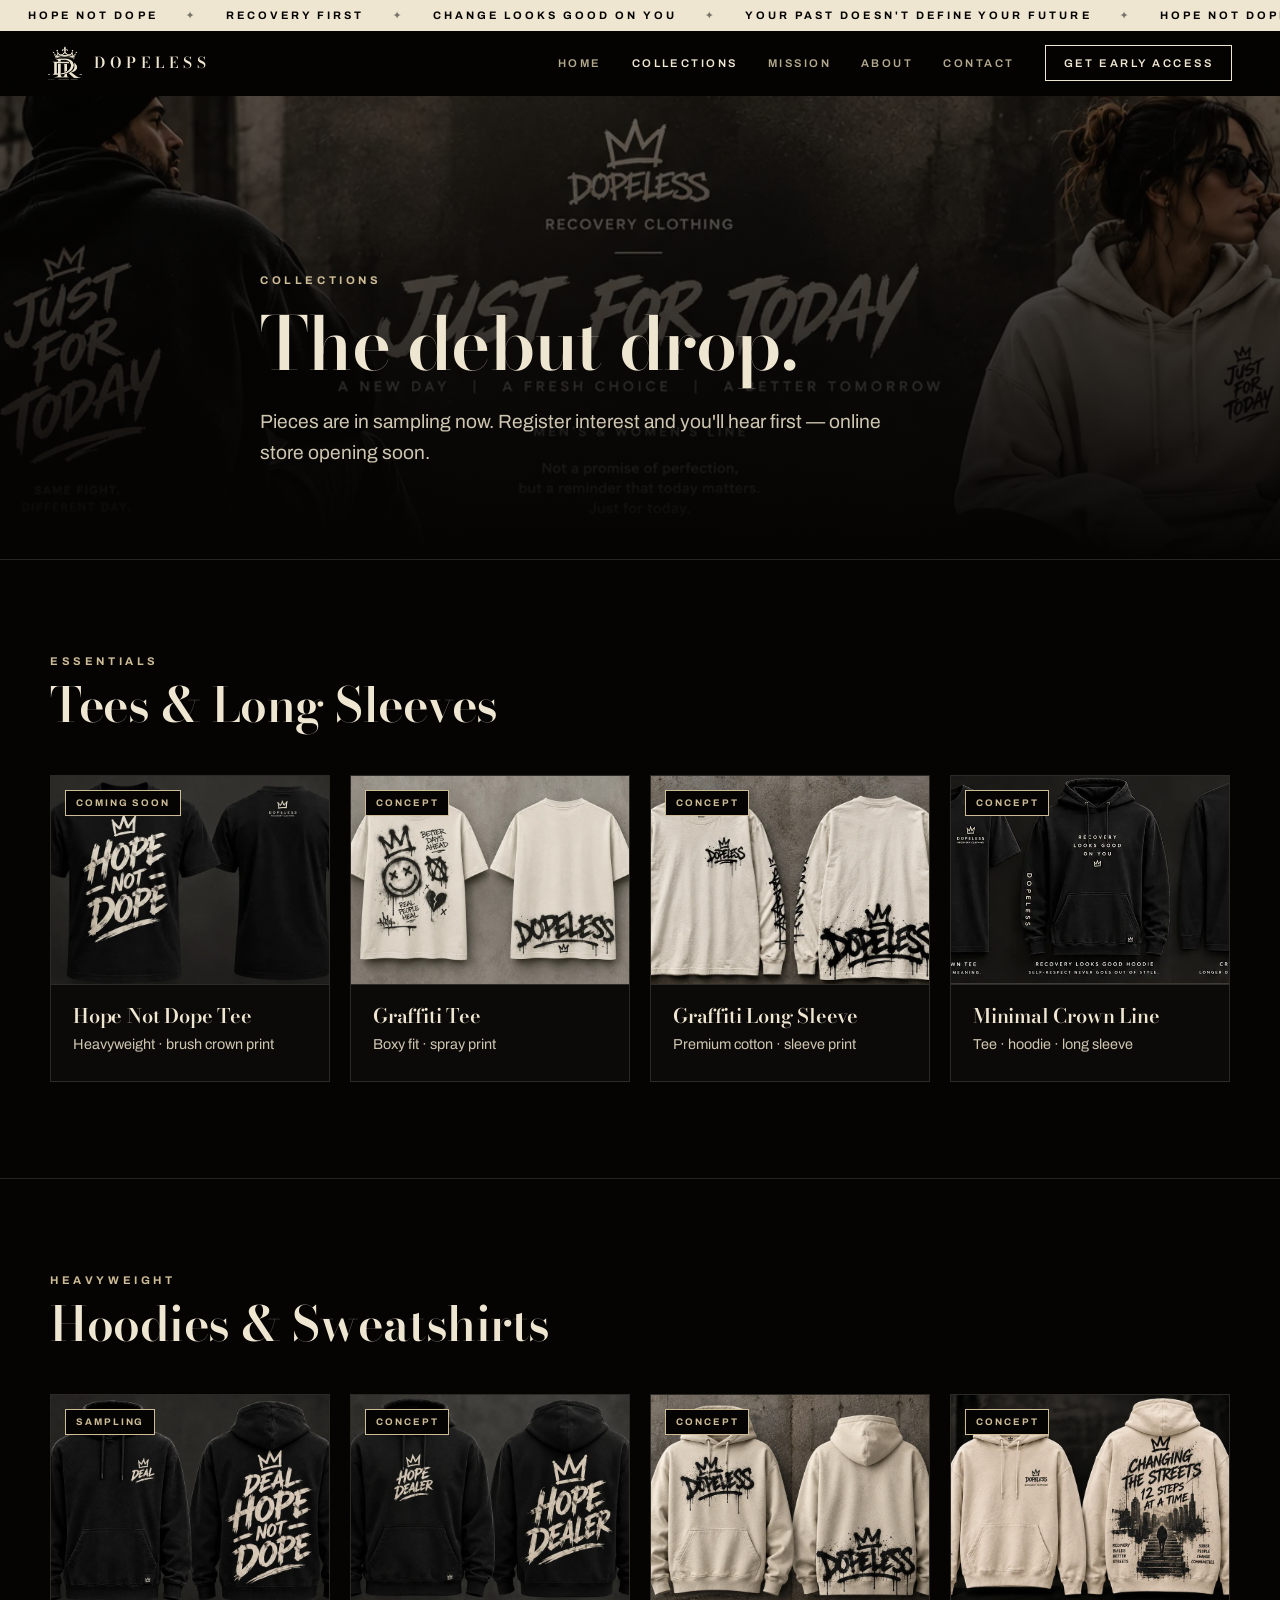
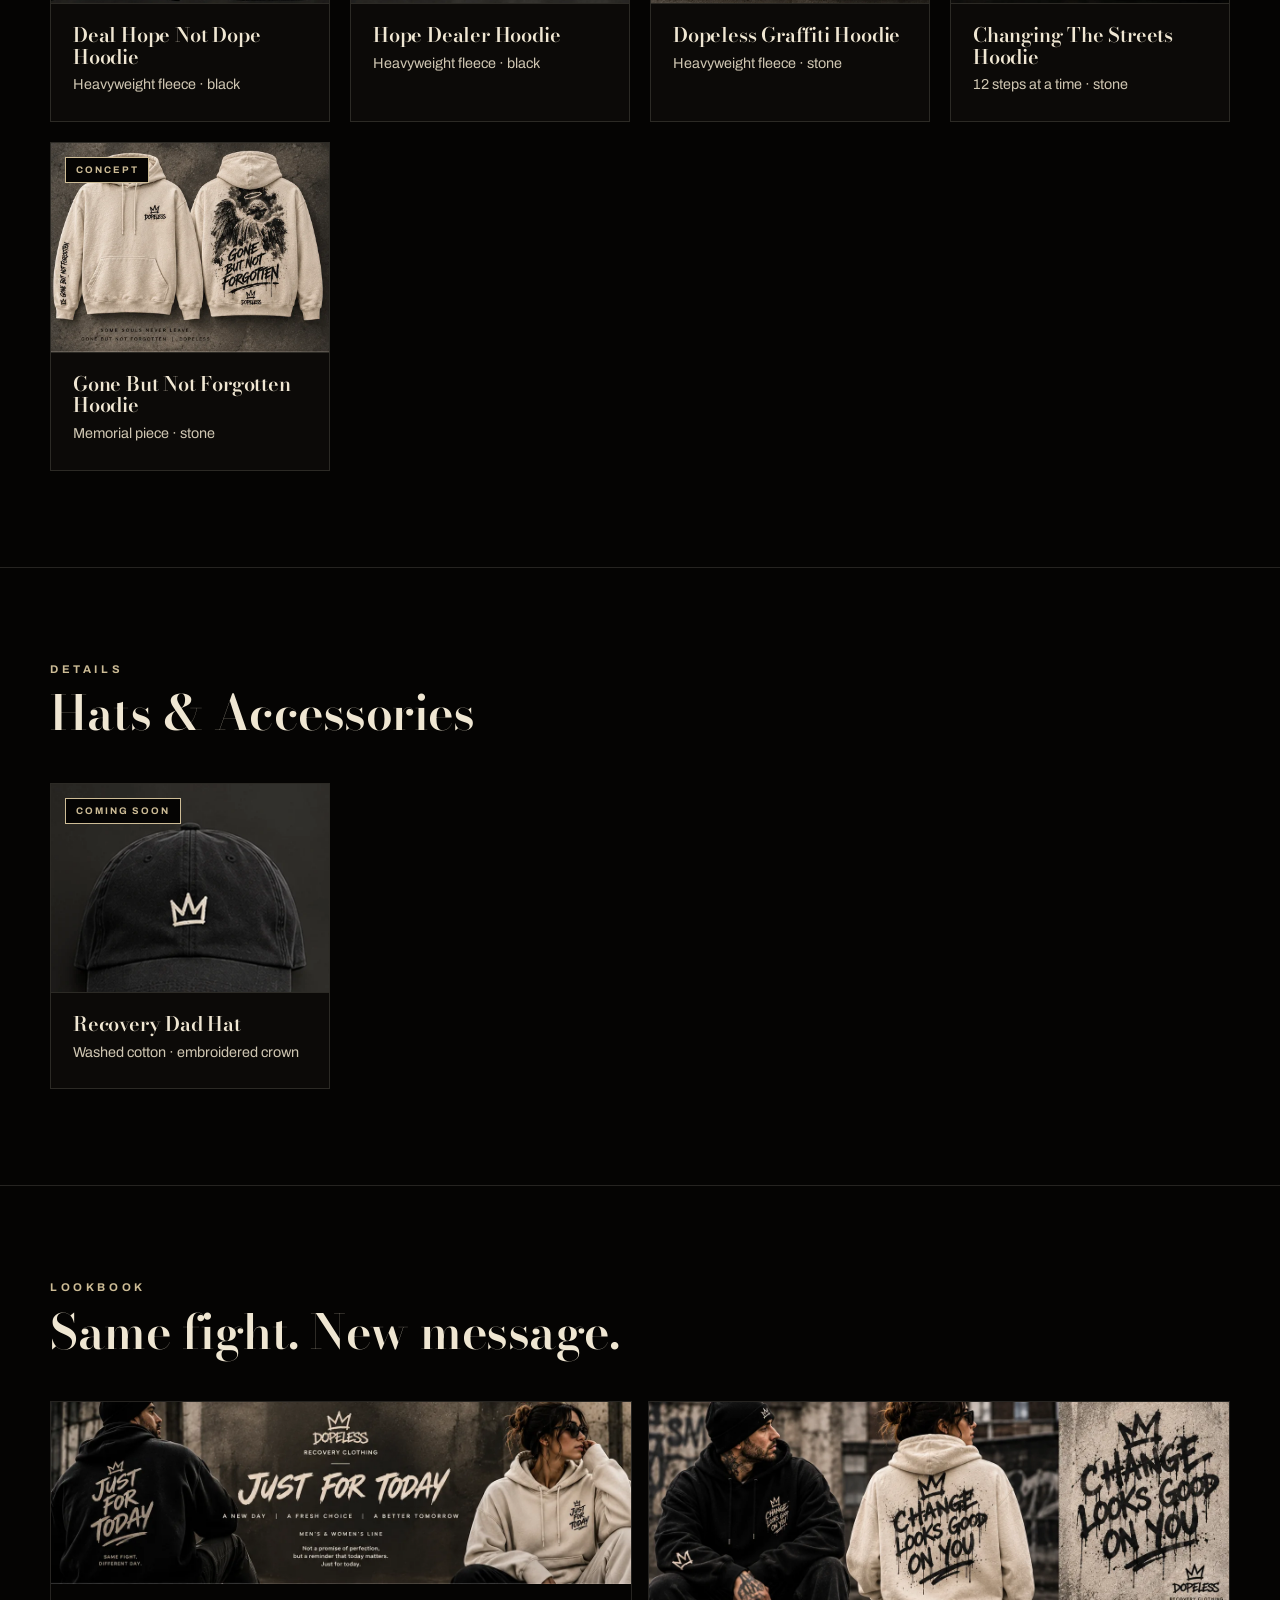
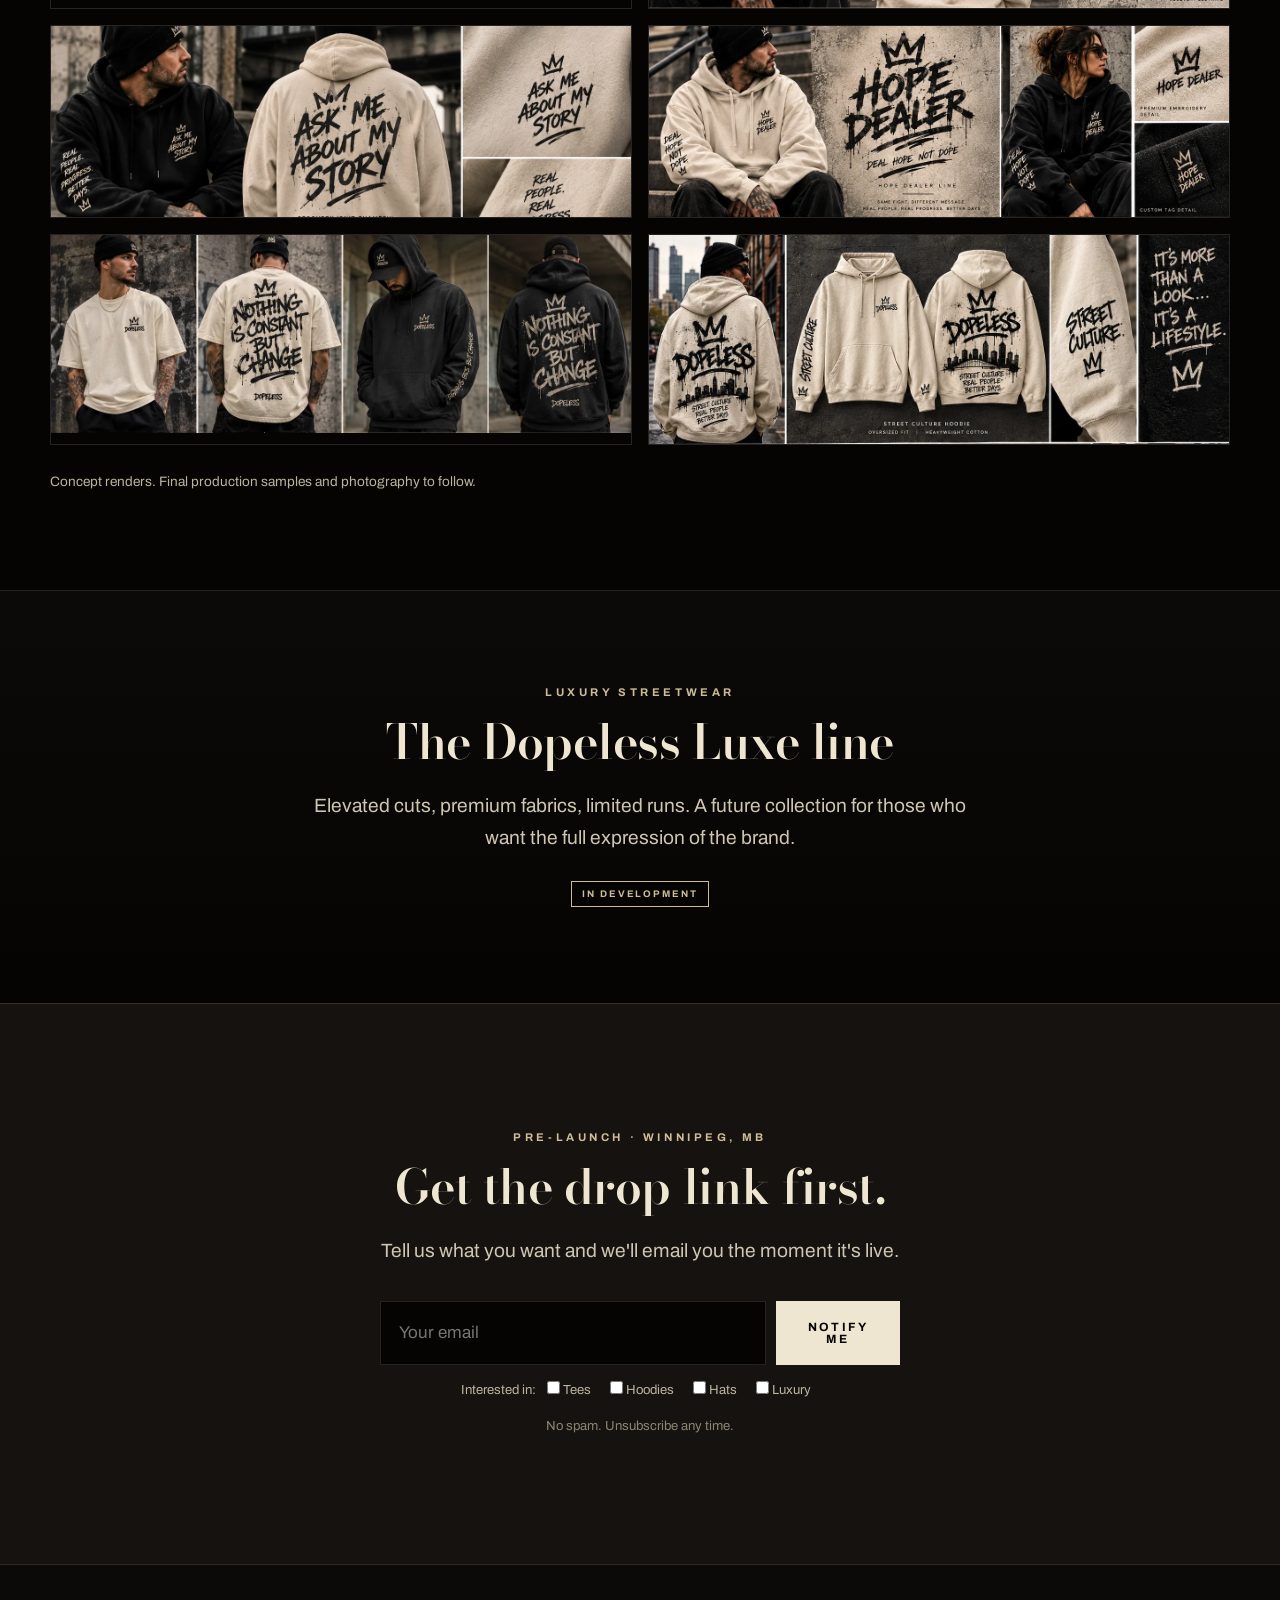
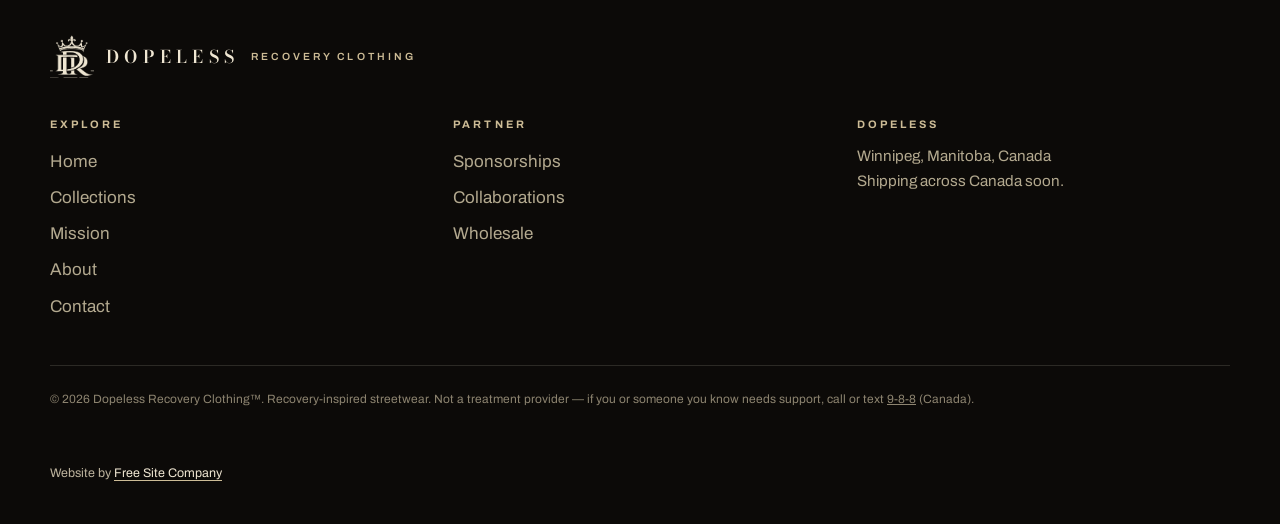
<file: shop.html>
<!doctype html>
<html lang="en"><head>
<meta charset="utf-8"><meta name="viewport" content="width=device-width,initial-scale=1">
<title>Collections - Dopeless Recovery Clothing</title>
<meta name="description" content="Tees, long sleeves, hoodies, hats and the luxury collection. Preview the Dopeless debut and register your interest.">
<meta property="og:title" content="Collections - Dopeless Recovery Clothing"><meta property="og:description" content="Tees, long sleeves, hoodies, hats and the luxury collection. Preview the Dopeless debut and register your interest.">
<meta property="og:type" content="website"><meta property="og:image" content="https://freesitecompanycanada.github.io/dopeless-recovery-clothing/img/og.jpg">
<meta name="theme-color" content="#050403">
<link rel="icon" href="img/favicon.png">
<link rel="preconnect" href="https://fonts.googleapis.com"><link rel="preconnect" href="https://fonts.gstatic.com" crossorigin>
<link href="https://fonts.googleapis.com/css2?family=Bodoni+Moda:ital,opsz,wght@0,6..96,400;0,6..96,600;0,6..96,800;1,6..96,400&family=Archivo:wght@400;500;600;700;800&display=swap" rel="stylesheet">
<link rel="stylesheet" href="style.css">
</head><body>
<div class="ticker" aria-hidden="true"><div class="ticker-track"><span>Hope Not Dope</span><i>&#10022;</i><span>Recovery First</span><i>&#10022;</i><span>Change Looks Good On You</span><i>&#10022;</i><span>Your Past Doesn&#39;t Define Your Future</span><i>&#10022;</i><span>Hope Not Dope</span><i>&#10022;</i><span>Recovery First</span><i>&#10022;</i><span>Change Looks Good On You</span><i>&#10022;</i><span>Your Past Doesn&#39;t Define Your Future</span><i>&#10022;</i><span>Hope Not Dope</span><i>&#10022;</i><span>Recovery First</span><i>&#10022;</i><span>Change Looks Good On You</span><i>&#10022;</i><span>Your Past Doesn&#39;t Define Your Future</span><i>&#10022;</i><span>Hope Not Dope</span><i>&#10022;</i><span>Recovery First</span><i>&#10022;</i><span>Change Looks Good On You</span><i>&#10022;</i><span>Your Past Doesn&#39;t Define Your Future</span><i>&#10022;</i></div></div>
<header class="bar"><a class="mark" href="index.html" aria-label="Dopeless Recovery Clothing home"><img src="img/monogram.webp" alt=""><b>DOPELESS</b></a>
<button class="burger" aria-label="Menu" aria-expanded="false"><span></span><span></span></button>
<nav class="nav"><a href="index.html">Home</a><a href="shop.html" class=on>Collections</a><a href="mission.html">Mission</a><a href="about.html">About</a><a href="contact.html">Contact</a><a class="cta" href="index.html#drop">Get early access</a></nav></header>
<main>
<section class="phead photo" style="--bg:url(img/products/look-just-for-today.webp)"><div class="wrap narrow"><p class="eyebrow">Collections</p><h1>The debut drop.</h1><p class="lede">Pieces are in sampling now. Register interest and you'll hear first &mdash; online store opening soon.</p></div></section>
<section class="coll" id="tees"><div class="wrap"><div class="shead"><div><p class="eyebrow">Essentials</p><h2>Tees & Long Sleeves</h2></div></div><div class="grid"><div class="card static"><div class="art pic"><img src="img/products/hope-not-dope-tee.webp" alt="Hope Not Dope tee" loading="lazy"></div><div class="meta"><h3>Hope Not Dope Tee</h3><p>Heavyweight &middot; brush crown print</p></div><span class="tag">Coming soon</span></div><div class="card static"><div class="art pic"><img src="img/products/graffiti-tee.webp" alt="Dopeless graffiti tee" loading="lazy"></div><div class="meta"><h3>Graffiti Tee</h3><p>Boxy fit &middot; spray print</p></div><span class="tag">Concept</span></div><div class="card static"><div class="art pic"><img src="img/products/graffiti-longsleeve.webp" alt="Dopeless graffiti long sleeve" loading="lazy"></div><div class="meta"><h3>Graffiti Long Sleeve</h3><p>Premium cotton &middot; sleeve print</p></div><span class="tag">Concept</span></div><div class="card static"><div class="art pic"><img src="img/products/recovery-hoodie-lineup.webp" alt="Minimal crown tee, hoodie and long sleeve" loading="lazy"></div><div class="meta"><h3>Minimal Crown Line</h3><p>Tee &middot; hoodie &middot; long sleeve</p></div><span class="tag">Concept</span></div></div></div></section>
<section class="coll" id="hoodies"><div class="wrap"><div class="shead"><div><p class="eyebrow">Heavyweight</p><h2>Hoodies & Sweatshirts</h2></div></div><div class="grid"><div class="card static"><div class="art pic"><img src="img/products/deal-hope-hoodie.webp" alt="Deal Hope Not Dope hoodie" loading="lazy"></div><div class="meta"><h3>Deal Hope Not Dope Hoodie</h3><p>Heavyweight fleece &middot; black</p></div><span class="tag">Sampling</span></div><div class="card static"><div class="art pic"><img src="img/products/hope-dealer-hoodie.webp" alt="Hope Dealer hoodie" loading="lazy"></div><div class="meta"><h3>Hope Dealer Hoodie</h3><p>Heavyweight fleece &middot; black</p></div><span class="tag">Concept</span></div><div class="card static"><div class="art pic"><img src="img/products/dopeless-hoodie-cream.webp" alt="Dopeless graffiti hoodie" loading="lazy"></div><div class="meta"><h3>Dopeless Graffiti Hoodie</h3><p>Heavyweight fleece &middot; stone</p></div><span class="tag">Concept</span></div><div class="card static"><div class="art pic"><img src="img/products/changing-streets-hoodie.webp" alt="Changing The Streets hoodie" loading="lazy"></div><div class="meta"><h3>Changing The Streets Hoodie</h3><p>12 steps at a time &middot; stone</p></div><span class="tag">Concept</span></div><div class="card static"><div class="art pic"><img src="img/products/gone-not-forgotten.webp" alt="Gone But Not Forgotten hoodie" loading="lazy"></div><div class="meta"><h3>Gone But Not Forgotten Hoodie</h3><p>Memorial piece &middot; stone</p></div><span class="tag">Concept</span></div></div></div></section>
<section class="coll" id="hats"><div class="wrap"><div class="shead"><div><p class="eyebrow">Details</p><h2>Hats & Accessories</h2></div></div><div class="grid"><div class="card static"><div class="art pic"><img src="img/products/recovery-dad-hat.webp" alt="Dopeless crown dad hat" loading="lazy"></div><div class="meta"><h3>Recovery Dad Hat</h3><p>Washed cotton &middot; embroidered crown</p></div><span class="tag">Coming soon</span></div></div></div></section>
<section class="coll look" id="lookbook"><div class="wrap"><div class="shead"><div><p class="eyebrow">Lookbook</p><h2>Same fight. New message.</h2></div></div><div class="lb"><figure><img src="img/products/look-just-for-today.webp" alt="Just For Today collection" loading="lazy"></figure><figure><img src="img/products/look-change-looks-good.webp" alt="Change Looks Good On You collection" loading="lazy"></figure><figure><img src="img/products/look-ask-me.webp" alt="Ask Me About My Story collection" loading="lazy"></figure><figure><img src="img/products/look-hope-dealer.webp" alt="Hope Dealer collection" loading="lazy"></figure><figure><img src="img/products/look-nothing-constant.webp" alt="Nothing Is Constant But Change collection" loading="lazy"></figure><figure><img src="img/products/look-street-culture.webp" alt="Street Culture collection" loading="lazy"></figure></div><p class="note">Concept renders. Final production samples and photography to follow.</p></div></section>
<section class="coll lux"><div class="wrap narrow center"><p class="eyebrow">Luxury streetwear</p><h2>The Dopeless Luxe line</h2><p class="lede">Elevated cuts, premium fabrics, limited runs. A future collection for those who want the full expression of the brand.</p><span class="tag solo">In development</span></div></section>
<section class="drop" id="drop"><div class="wrap narrow"><p class="eyebrow">Pre-launch &middot; Winnipeg, MB</p><h2>Get the drop link first.</h2><p class="lede">Tell us what you want and we'll email you the moment it's live.</p>
<form class="signup" action="https://formsubmit.co/doplesscloths@gmail.com" method="POST"><input type="hidden" name="_subject" value="Dopeless - new early-access signup"><input type="hidden" name="_captcha" value="false"><input type="hidden" name="_template" value="table"><input type="text" name="_honey" class="hp" tabindex="-1" autocomplete="off">
<input type="hidden" name="_next" value="https://freesitecompanycanada.github.io/dopeless-recovery-clothing/thanks.html"><input type="hidden" name="source" value="shop">
<div class="row"><input type="email" name="email" placeholder="Your email" required aria-label="Email"><button class="btn" type="submit">Notify me</button></div>
<p class="micro">Interested in: <label><input type="checkbox" name="interest" value="Tees"> Tees</label> <label><input type="checkbox" name="interest" value="Hoodies"> Hoodies</label> <label><input type="checkbox" name="interest" value="Hats"> Hats</label> <label><input type="checkbox" name="interest" value="Luxury collection"> Luxury</label></p>
<p class="micro dim">No spam. Unsubscribe any time.</p></form></div></section></main>
<footer><div class="wrap foot"><a class="fbrand" href="index.html"><img src="img/monogram.webp" alt=""><b>DOPELESS</b><span>Recovery Clothing</span></a>
<div class="fcols"><div><h4>Explore</h4><a href="index.html">Home</a><a href="shop.html">Collections</a><a href="mission.html">Mission</a><a href="about.html">About</a><a href="contact.html">Contact</a></div><div><h4>Partner</h4><a href="contact.html#partner">Sponsorships</a><a href="contact.html#partner">Collaborations</a><a href="contact.html#partner">Wholesale</a></div><div><h4>Dopeless</h4><p>Winnipeg, Manitoba, Canada<br>Shipping across Canada soon.</p></div></div>
<p class="legal">&copy; 2026 Dopeless Recovery Clothing&trade;. Recovery-inspired streetwear. Not a treatment provider &mdash; if you or someone you know needs support, call or text <a href="https://988.ca" rel="noopener">9-8-8</a> (Canada).</p><p class="credit">Website by <a href="https://freesitecompany.com" rel="noopener">Free Site Company</a></p></div></footer>
<script src="site.js"></script></body></html>
</file>
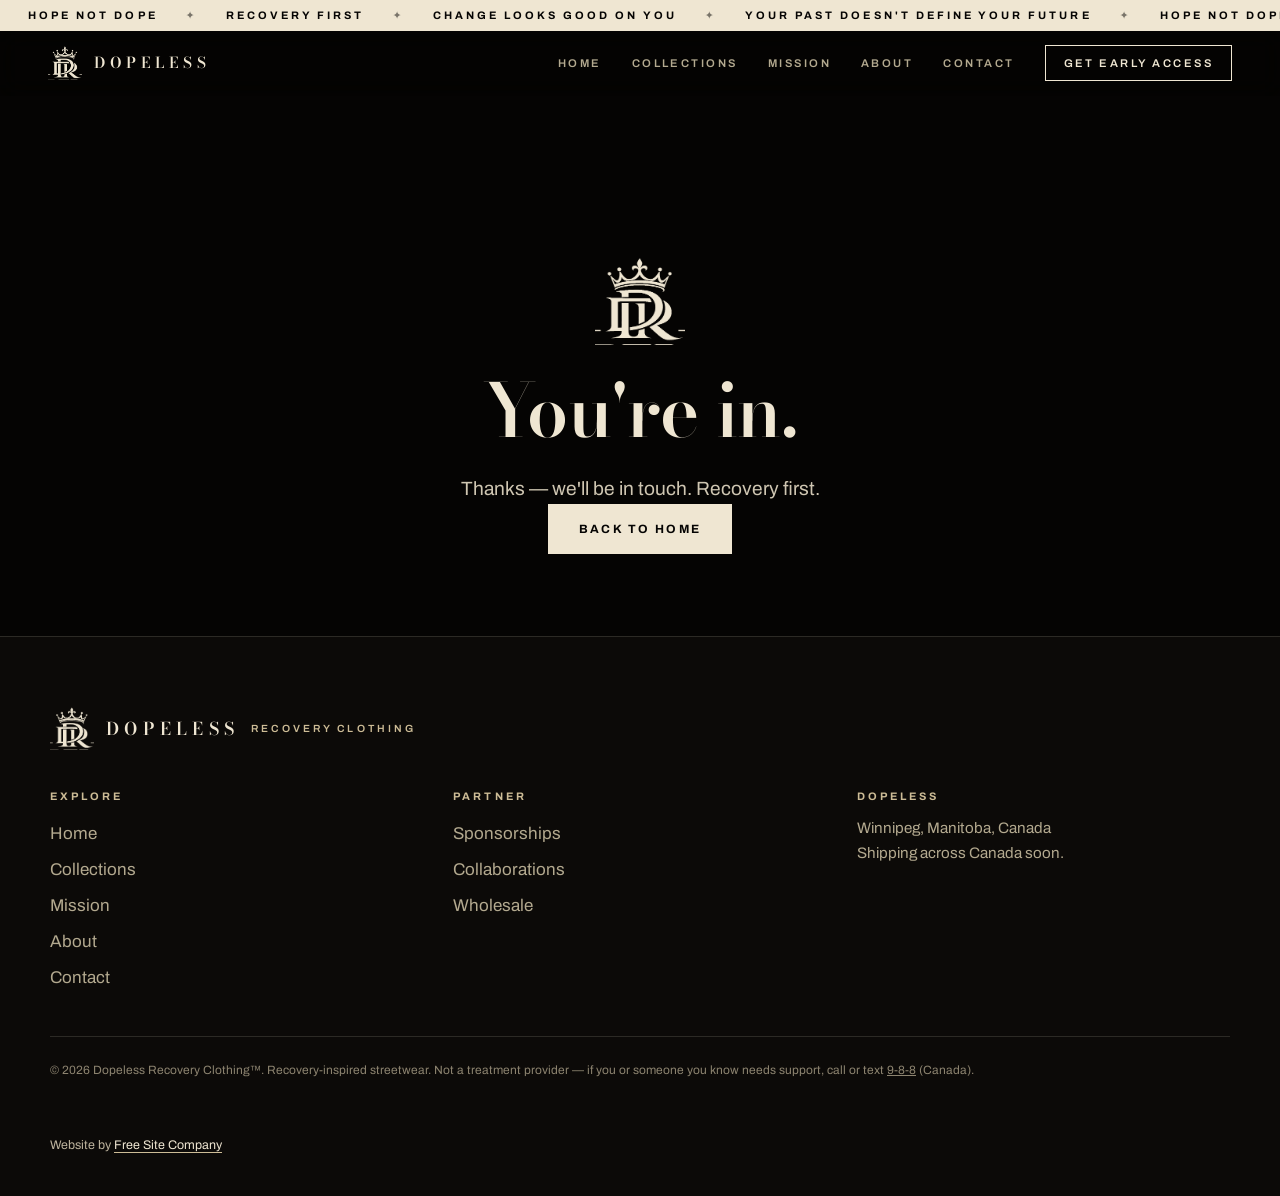
<file: thanks.html>
<!doctype html>
<html lang="en"><head>
<meta charset="utf-8"><meta name="viewport" content="width=device-width,initial-scale=1">
<title>You&#x27;re on the list - Dopeless</title>
<meta name="description" content="Thanks - you&#x27;re on the Dopeless list.">
<meta property="og:title" content="You&#x27;re on the list - Dopeless"><meta property="og:description" content="Thanks - you&#x27;re on the Dopeless list.">
<meta property="og:type" content="website"><meta property="og:image" content="https://freesitecompanycanada.github.io/dopeless-recovery-clothing/img/og.jpg">
<meta name="theme-color" content="#050403">
<link rel="icon" href="img/favicon.png">
<link rel="preconnect" href="https://fonts.googleapis.com"><link rel="preconnect" href="https://fonts.gstatic.com" crossorigin>
<link href="https://fonts.googleapis.com/css2?family=Bodoni+Moda:ital,opsz,wght@0,6..96,400;0,6..96,600;0,6..96,800;1,6..96,400&family=Archivo:wght@400;500;600;700;800&display=swap" rel="stylesheet">
<link rel="stylesheet" href="style.css">
</head><body>
<div class="ticker" aria-hidden="true"><div class="ticker-track"><span>Hope Not Dope</span><i>&#10022;</i><span>Recovery First</span><i>&#10022;</i><span>Change Looks Good On You</span><i>&#10022;</i><span>Your Past Doesn&#39;t Define Your Future</span><i>&#10022;</i><span>Hope Not Dope</span><i>&#10022;</i><span>Recovery First</span><i>&#10022;</i><span>Change Looks Good On You</span><i>&#10022;</i><span>Your Past Doesn&#39;t Define Your Future</span><i>&#10022;</i><span>Hope Not Dope</span><i>&#10022;</i><span>Recovery First</span><i>&#10022;</i><span>Change Looks Good On You</span><i>&#10022;</i><span>Your Past Doesn&#39;t Define Your Future</span><i>&#10022;</i><span>Hope Not Dope</span><i>&#10022;</i><span>Recovery First</span><i>&#10022;</i><span>Change Looks Good On You</span><i>&#10022;</i><span>Your Past Doesn&#39;t Define Your Future</span><i>&#10022;</i></div></div>
<header class="bar"><a class="mark" href="index.html" aria-label="Dopeless Recovery Clothing home"><img src="img/monogram.webp" alt=""><b>DOPELESS</b></a>
<button class="burger" aria-label="Menu" aria-expanded="false"><span></span><span></span></button>
<nav class="nav"><a href="index.html">Home</a><a href="shop.html">Collections</a><a href="mission.html">Mission</a><a href="about.html">About</a><a href="contact.html">Contact</a><a class="cta" href="index.html#drop">Get early access</a></nav></header>
<main>
<section class="phead tall"><div class="wrap narrow center"><img class="tlogo" src="img/monogram.webp" alt=""><h1>You're in.</h1><p class="lede">Thanks &mdash; we'll be in touch. Recovery first.</p><a class="btn" href="index.html">Back to home</a></div></section></main>
<footer><div class="wrap foot"><a class="fbrand" href="index.html"><img src="img/monogram.webp" alt=""><b>DOPELESS</b><span>Recovery Clothing</span></a>
<div class="fcols"><div><h4>Explore</h4><a href="index.html">Home</a><a href="shop.html">Collections</a><a href="mission.html">Mission</a><a href="about.html">About</a><a href="contact.html">Contact</a></div><div><h4>Partner</h4><a href="contact.html#partner">Sponsorships</a><a href="contact.html#partner">Collaborations</a><a href="contact.html#partner">Wholesale</a></div><div><h4>Dopeless</h4><p>Winnipeg, Manitoba, Canada<br>Shipping across Canada soon.</p></div></div>
<p class="legal">&copy; 2026 Dopeless Recovery Clothing&trade;. Recovery-inspired streetwear. Not a treatment provider &mdash; if you or someone you know needs support, call or text <a href="https://988.ca" rel="noopener">9-8-8</a> (Canada).</p><p class="credit">Website by <a href="https://freesitecompany.com" rel="noopener">Free Site Company</a></p></div></footer>
<script src="site.js"></script></body></html>
</file>
<file: style.css>
:root{--bk:#050403;--coal:#0c0a08;--smoke:#151210;--cream:#efe6d2;--sand:#cdbc96;--ash:#8d8470;--line:rgba(239,230,210,.14);
--disp:"Bodoni Moda",Didot,Georgia,serif;--sans:"Archivo",system-ui,sans-serif}
*{box-sizing:border-box;margin:0;padding:0}
html{scroll-behavior:smooth}
body{background:var(--bk);color:var(--cream);font:400 17px/1.65 var(--sans);-webkit-font-smoothing:antialiased;overflow-x:hidden}
a{color:inherit;text-decoration:none}img,svg{display:block;max-width:100%}
::selection{background:var(--cream);color:var(--bk)}
.sr{position:absolute;width:1px;height:1px;overflow:hidden;clip:rect(0 0 0 0)}
.wrap{width:min(1180px,100% - 40px);margin-inline:auto}.narrow{max-width:760px}.center{text-align:center}
.eyebrow{font:700 .7rem/1 var(--sans);letter-spacing:.32em;text-transform:uppercase;color:var(--sand);margin-bottom:18px}
h1,h2,h3{font-family:var(--disp);font-weight:600;line-height:1.08;letter-spacing:-.01em}
h1{font-size:clamp(2.4rem,6vw,4.6rem)}h2{font-size:clamp(1.9rem,4vw,3rem)}
h2.big{font-size:clamp(2rem,5vw,3.8rem);font-weight:400}h2 em{font-style:italic;color:var(--sand)}
.lede{font-size:1.2rem;color:#cfc6b2;margin-top:22px;max-width:60ch}.center .lede{margin-inline:auto}
.micro{font-size:.82rem;color:#bdb39d;margin-top:14px}.dim{color:var(--ash)}
.btn{display:inline-block;background:var(--cream);color:var(--bk);font:700 .75rem/1 var(--sans);letter-spacing:.2em;text-transform:uppercase;padding:18px 30px;border:1px solid var(--cream);cursor:pointer;transition:.25s}
.btn:hover{background:transparent;color:var(--cream)}.btn.ghost{background:transparent;color:var(--cream);border-color:var(--line)}.btn.ghost:hover{border-color:var(--cream)}
.link{font:600 .78rem var(--sans);letter-spacing:.18em;text-transform:uppercase;color:var(--sand);border-bottom:1px solid var(--sand);padding-bottom:3px}
.hp{position:absolute;left:-9999px}

/* ticker */
.ticker{background:var(--cream);color:var(--bk);overflow:hidden;white-space:nowrap;font:700 .68rem/1 var(--sans);letter-spacing:.28em;text-transform:uppercase;padding:10px 0}
.ticker-track{display:inline-flex;gap:28px;animation:tick 60s linear infinite;padding-left:28px}.ticker-track i{font-style:normal;opacity:.5}
@keyframes tick{to{transform:translateX(-50%)}}

/* header */
.bar{position:sticky;top:0;z-index:40;display:flex;align-items:center;justify-content:space-between;padding:14px clamp(20px,4vw,48px);background:rgba(5,4,3,.55);backdrop-filter:blur(12px);border-bottom:1px solid transparent;transition:.3s}
.bar.stuck{background:rgba(5,4,3,.92);border-color:var(--line)}
.mark{display:flex;align-items:center;gap:12px}.mark img{width:34px}.mark b{font:600 .95rem var(--disp);letter-spacing:.3em}
.nav{display:flex;align-items:center;gap:30px}
.nav a{font:600 .7rem var(--sans);letter-spacing:.22em;text-transform:uppercase;color:#b3a98f;transition:.2s}.nav a:hover,.nav a.on{color:var(--cream)}
.nav .cta{border:1px solid var(--cream);color:var(--cream);padding:11px 18px}.nav .cta:hover{background:var(--cream);color:var(--bk)}
.burger{display:none;background:none;border:0;width:40px;height:40px;position:relative;cursor:pointer}
.burger span{position:absolute;left:8px;right:8px;height:2px;background:var(--cream);transition:.25s}.burger span:first-child{top:16px}.burger span:last-child{top:24px}
.bar.open .burger span:first-child{top:20px;transform:rotate(45deg)}.bar.open .burger span:last-child{top:20px;transform:rotate(-45deg)}

/* hero */
.hero{position:relative;min-height:calc(100svh - 100px);display:grid;place-items:center;text-align:center;padding:40px 20px 90px;overflow:hidden}
.hero-in{position:relative}
.hero-logo{width:min(760px,90vw,calc(58svh*1.6));height:auto;margin-inline:auto}
.hero-line{font:italic 400 clamp(1.3rem,3vw,2rem) var(--disp);color:var(--sand);margin:-10px 0 34px}
.hero-cta{display:flex;gap:14px;justify-content:center;flex-wrap:wrap}
.scroll{position:absolute;bottom:26px;left:50%;width:22px;height:38px;margin-left:-11px;border:1px solid var(--line);border-radius:12px}
.scroll span{position:absolute;left:50%;top:7px;width:3px;height:7px;margin-left:-1.5px;background:var(--sand);border-radius:2px;animation:sc 1.8s infinite}
@keyframes sc{0%{opacity:0;transform:translateY(0)}30%{opacity:1}100%{opacity:0;transform:translateY(14px)}}

section{padding:clamp(70px,10vw,130px) 0}
.manifesto{text-align:center;border-top:1px solid var(--line)}.manifesto .lede{margin-inline:auto}
.shead{display:flex;justify-content:space-between;align-items:flex-end;gap:20px;margin-bottom:44px;flex-wrap:wrap}.shead .eyebrow{margin-bottom:12px}

/* product cards */
.grid{display:grid;grid-template-columns:repeat(auto-fill,minmax(250px,1fr));gap:20px}
.card{position:relative;display:block;background:var(--coal);border:1px solid var(--line);transition:.3s}
a.card:hover{border-color:var(--sand);transform:translateY(-4px)}
.art{aspect-ratio:1/1.05;display:grid;place-items:center;padding:12%;background:radial-gradient(circle at 50% 40%,#f4ecd9,#d8ceb6 80%)}
.art svg{width:100%;filter:drop-shadow(0 12px 14px rgba(0,0,0,.28))}
.meta{padding:20px 22px 24px;border-top:1px solid var(--line)}.meta h3{font-size:1.25rem;font-weight:600;color:var(--cream)}.meta p{font-size:.9rem;color:#cfc6b2;margin-top:6px}
.tag{position:absolute;top:14px;left:14px;background:var(--bk);border:1px solid var(--sand);font:700 .6rem var(--sans);letter-spacing:.2em;text-transform:uppercase;padding:7px 10px;color:var(--sand)}
.tag.solo{position:static;display:inline-block;margin-top:28px}
.note{font-size:.85rem;color:#bdb39d;margin-top:26px}
.coll{border-top:1px solid var(--line);padding-block:clamp(56px,8vw,96px)}.lux{background:linear-gradient(180deg,var(--coal),var(--bk))}

.slogans{background:var(--cream);color:var(--bk);padding-block:0}
.slogans .wrap{display:grid;grid-template-columns:repeat(4,1fr)}
.s{padding:44px 24px;border-left:1px solid rgba(0,0,0,.18)}.s:first-child{border-left:0}
.s span{font:600 .7rem var(--sans);letter-spacing:.2em;opacity:.5;display:block;margin-bottom:14px}.s b{font:600 clamp(1.15rem,2vw,1.6rem)/1.15 var(--disp)}

.two{display:grid;grid-template-columns:1fr 1fr;gap:60px;align-items:start}.two p{color:#cfc6b2;margin-bottom:18px}.two .link{display:inline-block;margin-top:8px}

.drop{background:var(--smoke);border-top:1px solid var(--line);text-align:center}.drop .lede{margin-inline:auto}
.signup{margin-top:34px}.row{display:flex;gap:10px;max-width:520px;margin-inline:auto}
input[type=email],input[name=name],select,textarea{width:100%;background:var(--bk);border:1px solid var(--line);color:var(--cream);font:inherit;padding:17px 18px;border-radius:0}
input:focus,select:focus,textarea:focus{outline:0;border-color:var(--sand)}
.signup label{margin:0 8px;white-space:nowrap}.signup input[type=checkbox]{accent-color:var(--sand)}

.phead{padding-block:clamp(70px,11vw,140px) clamp(30px,5vw,60px)}.phead.tall{min-height:60svh;display:grid;align-items:center}.tlogo{width:90px;margin:0 auto 26px}
.prose{padding-top:20px}.prose h3{font-size:1.6rem;margin:54px 0 18px}.prose p{margin-top:18px;color:#cfc6b2}
blockquote{margin:44px 0;padding:6px 0 6px 28px;border-left:2px solid var(--sand);font:italic 400 clamp(1.4rem,3vw,2rem)/1.35 var(--disp)}
.ticks{list-style:none}.ticks li{padding:14px 0 14px 34px;border-bottom:1px solid var(--line);position:relative;color:#cfc6b2}.ticks li::before{content:"\2726";position:absolute;left:0;color:var(--sand)}
.vals{display:grid;grid-template-columns:1fr 1fr;gap:16px}.vals div{border:1px solid var(--line);padding:26px;background:var(--coal)}.vals b{font:600 1.25rem var(--disp);display:block}.vals p{margin-top:8px;font-size:.92rem}
.timeline{margin:44px 0}.timeline div{display:grid;grid-template-columns:90px 1fr;gap:4px 24px;padding:24px 0;border-top:1px solid var(--line)}
.timeline span{grid-row:span 2;font:700 .7rem var(--sans);letter-spacing:.25em;text-transform:uppercase;color:var(--sand);padding-top:6px}.timeline b{font:600 1.3rem var(--disp)}.timeline p{margin:0}
.cform{display:grid;gap:20px}.cform label{font:600 .7rem var(--sans);letter-spacing:.2em;text-transform:uppercase;color:var(--sand);display:grid;gap:8px}.cform .btn{justify-self:start}

footer{border-top:1px solid var(--line);padding:70px 0 40px;background:var(--coal)}
.foot{display:grid;gap:40px}.flogo{width:min(340px,80vw);height:auto}
.fcols{display:grid;grid-template-columns:repeat(3,1fr);gap:30px}.fcols h4{font:700 .68rem var(--sans);letter-spacing:.28em;text-transform:uppercase;color:var(--sand);margin-bottom:14px}
.fcols a{display:block;color:#b3a98f;padding:4px 0}.fcols a:hover{color:var(--cream)}.fcols p{color:#b3a98f;font-size:.95rem}
.legal{font-size:.75rem;color:var(--ash);border-top:1px solid var(--line);padding-top:24px}.legal a{text-decoration:underline}

.js main section:not(.hero) .wrap{opacity:0;transform:translateY(26px);transition:opacity .9s,transform .9s}.js main section:not(.hero) .wrap.in{opacity:1;transform:none}

@media(max-width:860px){
.burger{display:block}
.nav{position:fixed;inset:0 0 auto 0;top:96px;flex-direction:column;align-items:flex-start;gap:0;background:var(--bk);padding:10px 24px 30px;border-bottom:1px solid var(--line);transform:translateY(-130%);transition:.35s;z-index:-1}
.bar.open .nav{transform:none}.nav a{padding:16px 0;width:100%;border-bottom:1px solid var(--line);font-size:.8rem}.nav .cta{margin-top:18px;text-align:center}
.slogans .wrap{grid-template-columns:1fr 1fr}.s:nth-child(3){border-left:0}.s{border-top:1px solid rgba(0,0,0,.18)}.s:nth-child(-n+2){border-top:0}
.two,.vals,.fcols{grid-template-columns:1fr}.two{gap:30px}.row{flex-direction:column}
.signup label{display:inline-block;margin:6px 8px 0 0}
}
@media(max-width:520px){.grid{grid-template-columns:1fr 1fr;gap:12px}.meta{padding:14px}.meta h3{font-size:1rem}.tag{top:8px;left:8px;font-size:.52rem;padding:5px 7px}.timeline div{grid-template-columns:1fr}.timeline span{grid-row:auto}}
@media(prefers-reduced-motion:reduce){*{animation:none!important;transition:none!important}}

.credit{margin-top:14px;font-size:.78rem;color:#bdb39d}.credit a{color:var(--cream);border-bottom:1px solid var(--sand)}

.hero::before{content:"";position:absolute;inset:0;background:linear-gradient(180deg,rgba(5,4,3,.72),rgba(5,4,3,.5) 45%,var(--bk)),var(--bg) center/cover}
.hero-in{z-index:1}
.band{position:relative;min-height:75vh;display:grid;place-items:center;background:linear-gradient(rgba(5,4,3,.55),rgba(5,4,3,.55)),var(--bg) center/cover fixed;border-block:1px solid var(--line)}
.ph{margin:0;overflow:hidden;border:1px solid var(--line)}.ph img{width:100%;height:100%;object-fit:cover}
.ph.tall{aspect-ratio:4/5}.ph.wide{aspect-ratio:16/8;margin:50px 0 0}
.walk .two{align-items:center}.walk b{color:var(--cream)}
.tri{display:grid;grid-template-columns:repeat(3,1fr);gap:16px}
.tri div{position:relative;min-height:420px;padding:28px;display:flex;flex-direction:column;justify-content:flex-end;background:linear-gradient(180deg,rgba(5,4,3,.1),rgba(5,4,3,.92)),var(--bg) center/cover;border:1px solid var(--line);transition:.3s}
.tri div:hover{border-color:var(--sand)}.tri span{font:700 .7rem var(--sans);letter-spacing:.25em;color:var(--sand);margin-bottom:auto}.tri h3{font-size:1.6rem;margin-bottom:8px}.tri p{color:#cfc6b2;font-size:.95rem}
.steps ol{list-style:none;display:grid;grid-template-columns:repeat(4,1fr);border-top:1px solid var(--line)}
.steps li{padding:30px 24px 10px 0}.steps li+li{padding-left:24px;border-left:1px solid var(--line)}
.steps b{font:600 1.35rem var(--disp);display:block;margin-bottom:10px}.steps p{color:#cfc6b2;font-size:.95rem}.steps em{display:inline-block;margin-top:16px;font:700 .65rem var(--sans);letter-spacing:.25em;text-transform:uppercase;color:var(--sand)}
.phead.photo{background:linear-gradient(180deg,rgba(5,4,3,.55),var(--bk)),var(--bg) center/cover;padding-block:clamp(90px,14vw,190px) clamp(50px,7vw,90px)}
.fbrand{display:flex;align-items:center;gap:12px;flex-wrap:wrap}.fbrand img{width:44px}.fbrand b{font:600 1.1rem var(--disp);letter-spacing:.3em}.fbrand span{font:600 .65rem var(--sans);letter-spacing:.3em;text-transform:uppercase;color:var(--sand)}
@media(max-width:860px){.tri{grid-template-columns:1fr}.tri div{min-height:300px}.steps ol{grid-template-columns:1fr 1fr}.steps li:nth-child(3){padding-left:0;border-left:0}.band{background-attachment:scroll}}
@media(max-width:520px){.steps ol{grid-template-columns:1fr}.steps li+li{padding-left:0;border-left:0;border-top:1px solid var(--line)}}

/* product + lookbook photos */
.art.pic{padding:0;aspect-ratio:4/3;background:#0b0a09;overflow:hidden}
.art.pic img{width:100%;height:100%;object-fit:cover;display:block;transition:transform .6s}
a.card:hover .art.pic img{transform:scale(1.03)}
.lb{display:grid;grid-template-columns:repeat(2,1fr);gap:16px}
.lb figure{margin:0;overflow:hidden;border:1px solid var(--line)}.lb img{width:100%;height:auto;display:block}
@media(max-width:700px){.lb{grid-template-columns:1fr}}
</file>
